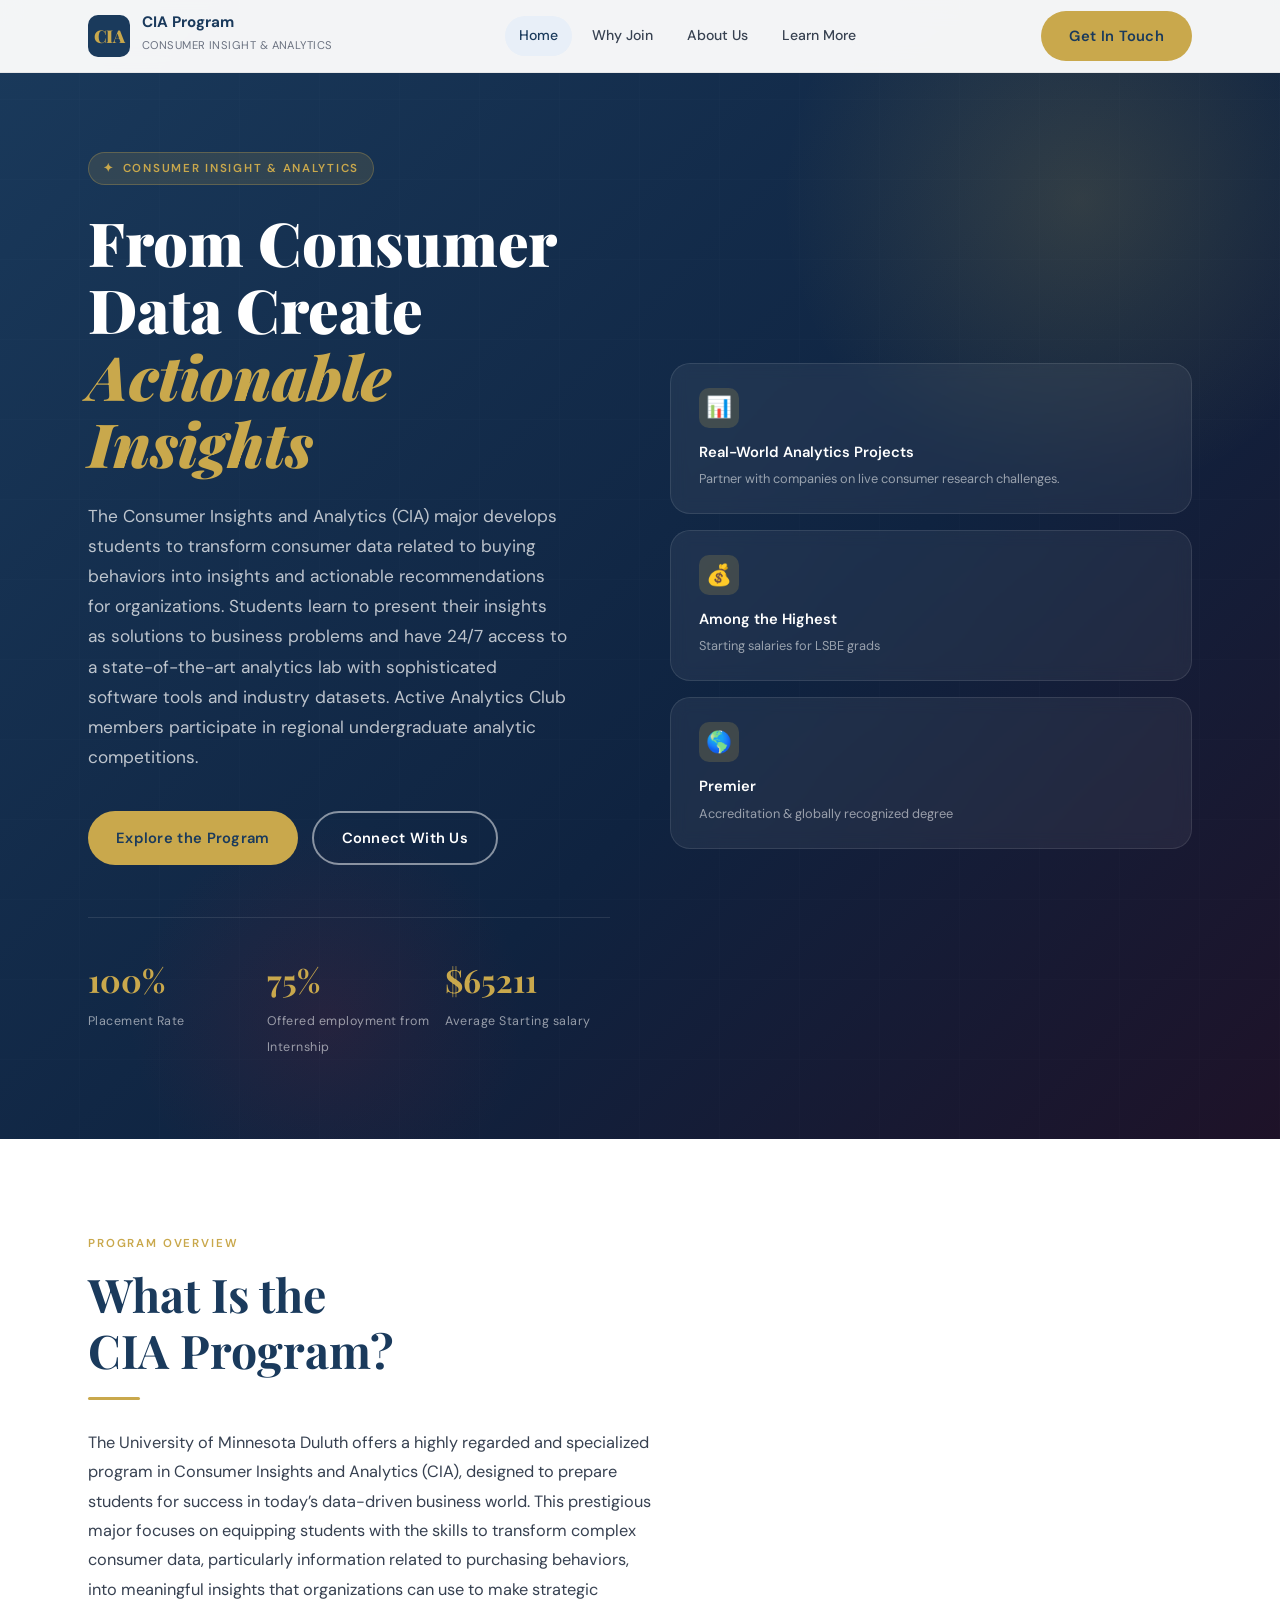
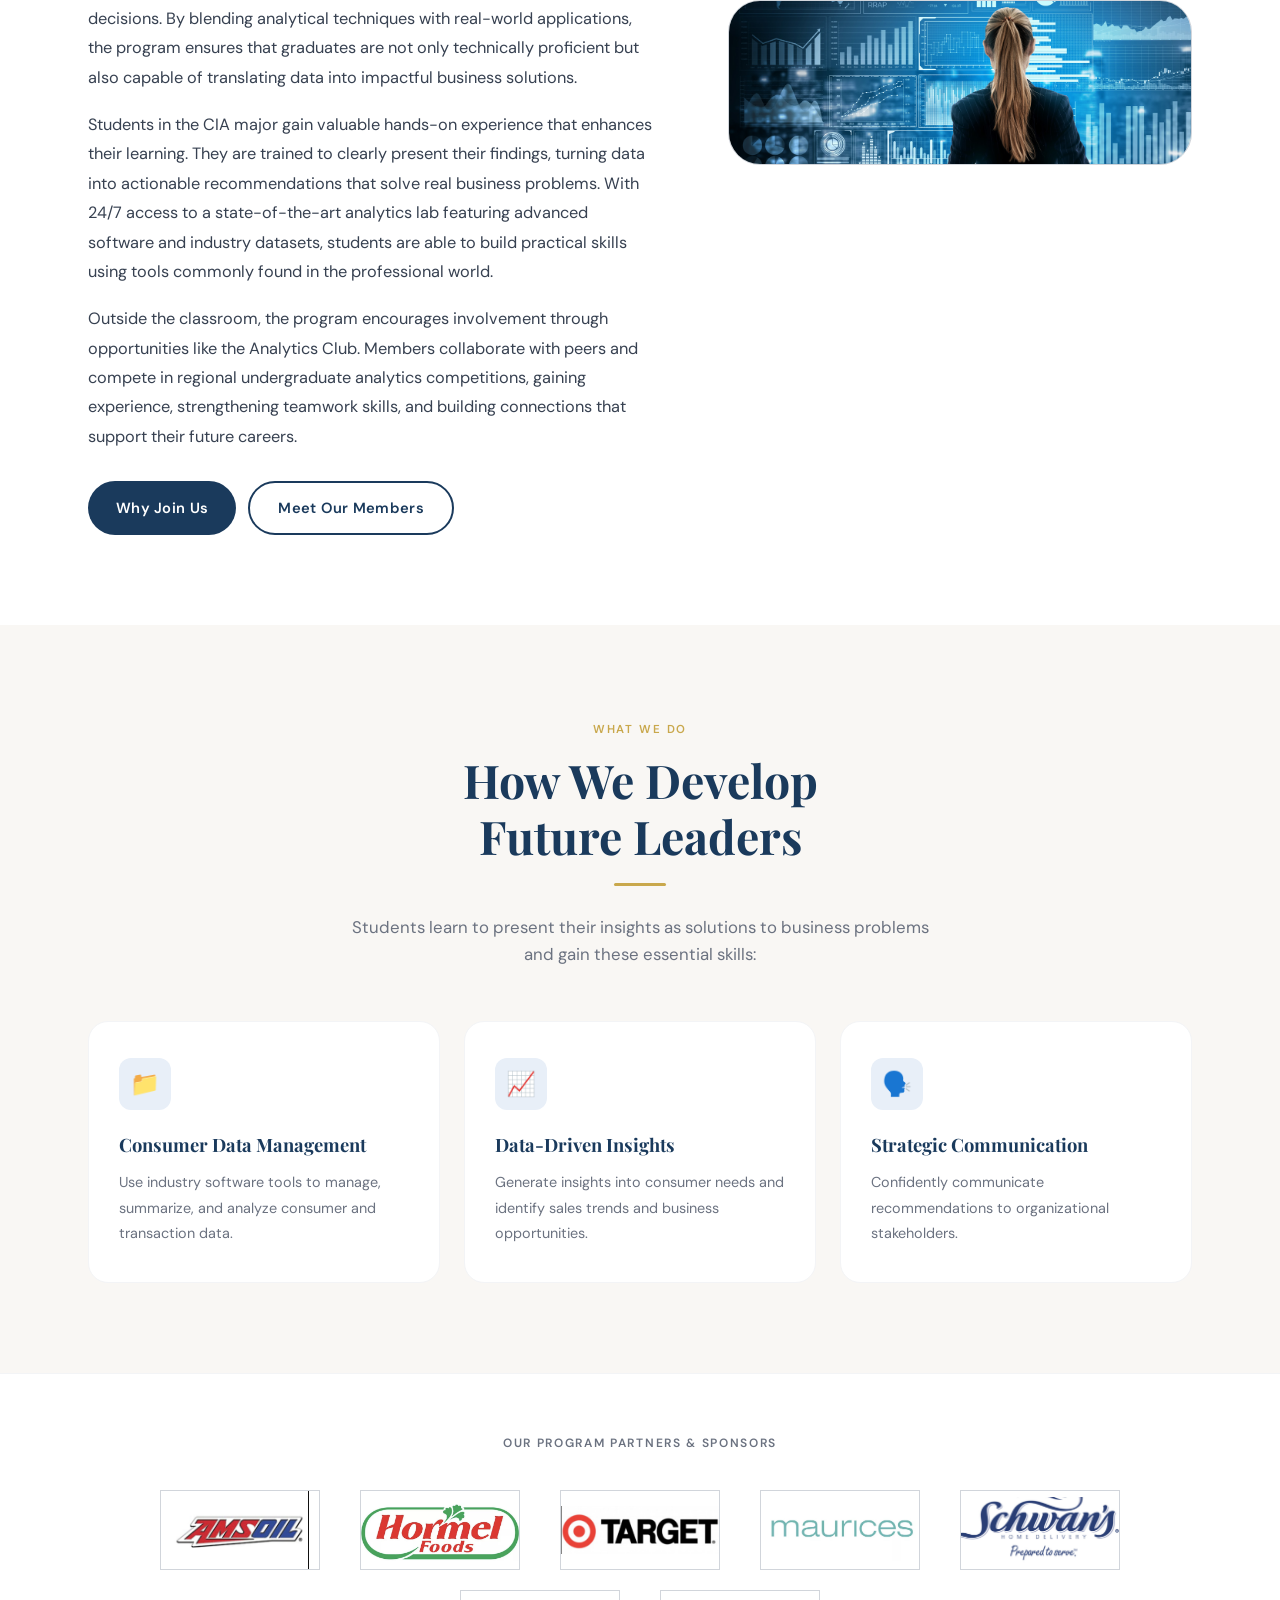
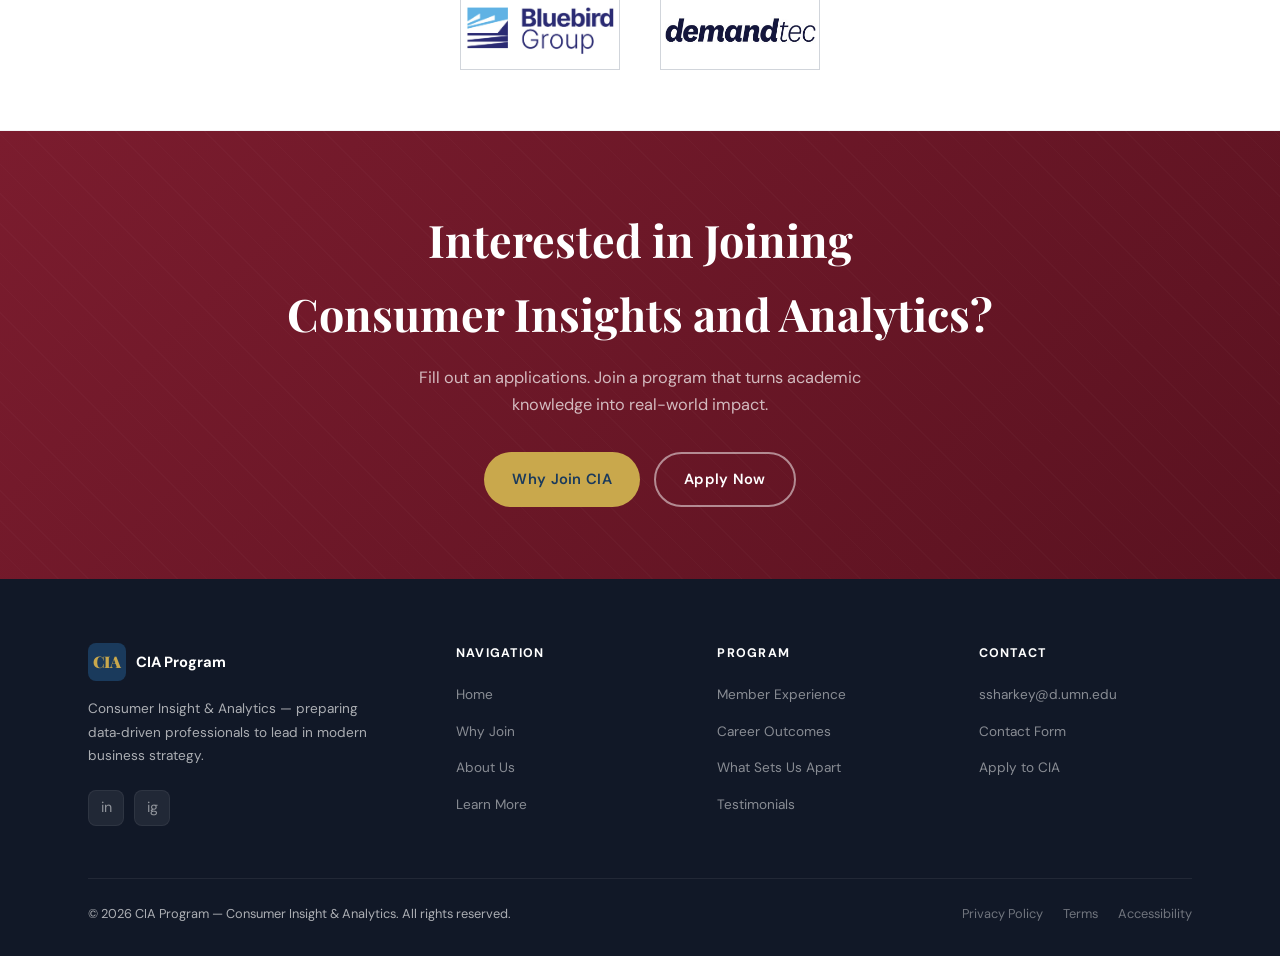
<file: index.html>
<!DOCTYPE html>
<html lang="en">
<head>
  <meta charset="UTF-8" />
  <meta name="viewport" content="width=device-width, initial-scale=1.0" />
  <title>CIA Program — Consumer Insight & Analytics</title>
  <meta name="description" content="The Consumer Insight & Analytics program — where data-driven thinkers launch careers in market research, consumer behavior, and analytics." />
  <link rel="stylesheet" href="styles.css" />
</head>
<body>

  <!-- ==================== NAVBAR ==================== -->
  <nav class="navbar">
    <div class="navbar__inner">
      <a href="index.html" class="navbar__brand">
        <div class="navbar__logo"><span>CIA</span></div>
        <div class="navbar__brand-text">
          <strong>CIA Program</strong>
          <em>Consumer Insight & Analytics</em>
        </div>
      </a>

      <div class="navbar__links">
        <a href="index.html" class="active">Home</a>
        <a href="why-join.html">Why Join</a>
        <a href="about-us.html">About Us</a>
        <a href="learn-more.html">Learn More</a>
      </div>

      <div class="navbar__cta">
        <a href="learn-more.html" class="btn btn--primary">Get In Touch</a>
      </div>

      <button class="navbar__hamburger" aria-label="Open menu">
        <span></span><span></span><span></span>
      </button>
    </div>
  </nav>

  <!-- Mobile Menu -->
  <div class="mobile-menu">
    <button class="mobile-menu__close" aria-label="Close menu">✕</button>
    <nav class="mobile-menu__links">
      <a href="index.html">Home <span class="arrow">→</span></a>
      <a href="why-join.html">Why Join <span class="arrow">→</span></a>
      <a href="about-us.html">About Us <span class="arrow">→</span></a>
      <a href="learn-more.html">Learn More <span class="arrow">→</span></a>
    </nav>
    <a href="learn-more.html" class="btn btn--primary" style="justify-content:center;margin-top:24px;">Get In Touch</a>
  </div>

  <!-- ==================== HERO ==================== -->
  <section class="hero">
    <div class="hero__bg-pattern"></div>
    <div class="hero__glow"></div>
    <div class="hero__glow-2"></div>

    <div class="hero__inner">
      <div class="hero__content">
        <div class="hero__eyebrow anim-fade-in">
          <span>✦</span> Consumer Insight & Analytics
        </div>
        <h1 class="hero__title anim-fade-up delay-1">
          From Consumer Data Create<br>
          <em>Actionable Insights</em>
        </h1>
        <p class="hero__description anim-fade-up delay-2">
          The Consumer Insights and Analytics (CIA) major develops students to transform consumer data related to buying 
          behaviors into insights and actionable recommendations for organizations. Students learn to present their insights 
          as solutions to business problems and have 24/7 access to a state-of-the-art analytics lab with sophisticated software 
          tools and industry datasets. Active Analytics Club members participate in regional undergraduate analytic competitions.
        </p>
        <div class="hero__cta anim-fade-up delay-3">
          <a href="why-join.html" class="btn btn--primary">Explore the Program</a>
          <a href="learn-more.html" class="btn btn--outline">Connect With Us</a>
        </div>

        <div class="hero__stats anim-fade-up delay-4">
          <div>
            <span class="hero__stat-value" data-target="100" data-suffix="%">0%</span>
            <span class="hero__stat-label">Placement Rate</span>
          </div>
          <div>
            <span class="hero__stat-value" data-target="75" data-suffix="%">0+</span>
            <span class="hero__stat-label">Offered employment from Internship</span>
          </div>
          <div>
            <span class="hero__stat-value" data-target="65211" data-prefix="$">0+</span>
            <span class="hero__stat-label">Average Starting salary </span>
          </div>
        </div>
      </div>

      <div class="hero__visual anim-fade-in delay-2">
        <div class="hero__card">
          <div class="hero__card-icon">📊</div>
          <div class="hero__card-title">Real-World Analytics Projects</div>
          <div class="hero__card-desc">Partner with companies on live consumer research challenges.</div>
        </div>
        <div class="hero__card">
          <div class="hero__card-icon">💰</div>
          <div class="hero__card-title">Among the Highest</div>
          <div class="hero__card-desc">Starting salaries for LSBE grads</div>
        </div>
        <div class="hero__card">
          <div class="hero__card-icon">🌎</div>
          <div class="hero__card-title">Premier</div>
          <div class="hero__card-desc">Accreditation & globally recognized degree</div>
        </div>
      </div>
    </div>
  </section>

  <!-- ==================== OVERVIEW ==================== -->
  <section class="section" id="overview">
    <div class="container">
      <div class="overview-grid">
        <div class="overview-content">
          <span class="section-label">Program Overview</span>
          <h2 class="section-title">What Is the<br>CIA Program?</h2>
          <div class="divider-gold"></div>

          <!-- ✏️ EDIT: Add your overview description below -->
          <p>
            The University of Minnesota Duluth offers a highly regarded and specialized program in Consumer 
            Insights and Analytics (CIA), designed to prepare students for success in today’s data-driven business 
            world. This prestigious major focuses on equipping students with the skills
             to transform complex consumer data, particularly information related to purchasing behaviors, into meaningful 
             insights that organizations can use to make strategic decisions. By blending analytical techniques with real-world 
             applications, the program ensures that graduates are not only technically proficient but also capable of translating 
             data into impactful business solutions.
          </p>
          <p>
            Students in the CIA major gain valuable hands-on experience that enhances their learning. They are 
            trained to clearly present their findings, turning data into actionable recommendations that solve real business problems.
             With 24/7 access to a state-of-the-art analytics lab featuring advanced software and industry datasets, students 
             are able to build practical skills using tools commonly found in the professional world.
          </p>
          <p>
            Outside the classroom, the program encourages involvement through opportunities like the Analytics Club. Members collaborate
             with peers and compete in regional undergraduate analytics competitions, gaining experience, strengthening teamwork skills, 
             and building connections that support their future careers.
          </p>
          <!-- ✏️ END EDIT -->

          <div style="display:flex;gap:12px;flex-wrap:wrap;margin-top:30px;">
            <a href="why-join.html" class="btn btn--blue">Why Join Us</a>
            <a href="about-us.html" class="btn btn--outline" style="color:var(--blue);border-color:var(--blue);">Meet Our Members</a>
          </div>
        </div>

       
          <!-- ✏️ EDIT: Replace with a real <img> tag or keep as a placeholder -->
          <div class="overview-visual">
          <img src="pictures/cia_major-mainphoto.jpg" alt="Program photo" class="overview-photo">
          </div>

          <!-- ✏️ EXAMPLE: <img src="images/program-photo.jpg" alt="CIA Program team" style="width:100%;height:100%;object-fit:cover;"> -->
        </div>
      </div>
    </div>
  </section>

  <!-- ==================== WHAT WE DO ==================== -->
  <section class="section section--alt" id="what-we-do">
    <div class="container">
      <div class="text-center">
        <span class="section-label">What We Do</span>
        <h2 class="section-title">How We Develop<br>Future Leaders</h2>
        <div class="divider-gold"></div>
        <p class="section-subtitle">
          Students learn to present their insights as solutions to business problems and gain these essential skills:
        </p>
      </div>

      <div class="what-we-do-grid">

        <!-- ✏️ EDIT: Customize these cards to reflect your program's activities -->
        <div class="wwd-card reveal">
          <div class="wwd-card__icon">📁</div>
          <div class="wwd-card__title">Consumer Data Management</div>
          <p class="wwd-card__desc">Use industry software tools to manage, summarize, and analyze consumer and transaction data.</p>
        </div>

        <div class="wwd-card reveal">
          <div class="wwd-card__icon">📈</div>
          <div class="wwd-card__title">Data-Driven Insights</div>
          <p class="wwd-card__desc">Generate insights into consumer needs and identify sales trends and business opportunities.</p>
        </div>

        <div class="wwd-card reveal">
          <div class="wwd-card__icon">🗣️</div>
          <div class="wwd-card__title">Strategic Communication</div>
          <p class="wwd-card__desc">Confidently communicate recommendations to organizational stakeholders.</p>
        </div>

        
        <!-- ✏️ END EDIT -->

      </div>
    </div>
  </section>

  <!-- ==================== PARTNERS ==================== -->
  <section class="partners-section" id="partners">
  <div class="container">
    <p class="partners-label">Our Program Partners & Sponsors</p>

    <div class="partners-logos">

      <!-- Example: Amsoil logo with link -->
      <a href="https://www.amsoil.com/?srsltid=AfmBOooL5M9HdWwQVq8UnveUp3FbT0_DglrZwzE0ST9IAHPXpHMKC9Gk" target="_blank" class="partner-logo">
        <img src="pictures/amsoil.jpg" alt="Amsoil" >
      </a>

      <!-- Example: Hormel -->
      <a href="https://www.hormelfoods.com" target="_blank" class="partner-logo">
        <img src="pictures/hormel-foods-logo.jpg" alt="Hormel">
      </a>

      <!-- Example: Target -->
      <a href="https://www.target.com" target="_blank" class="partner-logo" >
        <img src="pictures/target-logo.jpg" alt="Target">
      </a>

      <!-- Example: Maurices -->
      <a href="https://www.maurices.com" target="_blank" class="partner-logo" >
        <img src="pictures/maurices-logo.jpg" alt="Maurices" >
      </a>

      <!-- Example: Schwan's -->
      <a href="https://www.schwanscompany.com" target="_blank" class="partner-logo" >
        <img src="pictures/schwans-logo.jpg" alt="Schwan's Food Company" >
      </a>

      <!-- Example: The Bluebird Group -->
      <a href="https://thebluebirdgrp.com" target="_blank" class="partner-logo">
        <img src="pictures/bluebird-logo.jpg" alt="The Bluebird Group">
      </a>

      <!-- Example: IBM DemandTec -->
      <a href="https://www.demandtec.com" target="_blank" class="partner-logo">
        <img src="pictures/demandtec-logo.jpg" alt="IBM DemandTec">
      </a>

    </div>
  </div>
</section>


  <!-- ==================== CTA BANNER ==================== -->
  <div class="cta-banner">
    <div class="container cta-banner__inner">
      <h2 class="cta-banner__title">Interested in Joining<br> Consumer Insights and Analytics?</h2>
      <p class="cta-banner__desc">Fill out an applications. Join a program that turns academic knowledge into real-world impact.</p>
      <div class="cta-banner__buttons">
        <a href="why-join.html" class="btn btn--primary">Why Join CIA</a>
        <a href="learn-more.html" class="btn btn--outline">Apply Now</a>
      </div>
    </div>
  </div>

  <!-- ==================== FOOTER ==================== -->
  <footer>
    <div class="container">
      <div class="footer__grid">
        <div class="footer__brand">
          <div class="footer__brand-logo">
            <div class="footer__logo-box"><span>CIA</span></div>
            <span class="footer__brand-name">CIA Program</span>
          </div>
          <p class="footer__desc">Consumer Insight & Analytics — preparing data‑driven professionals to lead in modern business strategy.</p>
          <div class="footer__social">
            <!-- ✏️ EDIT: Add your real social links -->
            <a href="https://www.linkedin.com/company/umd-lsbe-consumer-insights-analytics-program/" class="footer__social-link" aria-label="LinkedIn">in</a>
            <a href="https://www.instagram.com/umd.cia?igsh=dnlsdWxkMHJjNHl6" class="footer__social-link" aria-label="Instagram">ig</a>
            
          </div>
        </div>

        <div>
          <p class="footer__col-title">Navigation</p>
          <ul class="footer__links">
            <li><a href="index.html">Home</a></li>
            <li><a href="why-join.html">Why Join</a></li>
            <li><a href="about-us.html">About Us</a></li>
            <li><a href="learn-more.html">Learn More</a></li>
          </ul>
        </div>

        <div>
          <p class="footer__col-title">Program</p>
          <ul class="footer__links">
            <li><a href="why-join.html#experience">Member Experience</a></li>
            <li><a href="why-join.html#careers">Career Outcomes</a></li>
            <li><a href="why-join.html#differentiators">What Sets Us Apart</a></li>
            <li><a href="about-us.html#testimonials">Testimonials</a></li>
          </ul>
        </div>

        <div>
          <p class="footer__col-title">Contact</p>
          <ul class="footer__links">
            <!-- ✏️ EDIT: Add your real contact info -->
            <li><a href="mailto:ssharkey@d.umn.edu">ssharkey@d.umn.edu</a></li>
            <li><a href="https://docs.google.com/forms/d/e/1FAIpQLSdGFlZ5Pct2spmpvlr7gshom8lepN28_VdP9M4eAioVBNWOsg/viewform">Contact Form</a></li>
            <li><a href="https://airtable.com/appk1wGoTo8u8Ymv8/shr4JFSOpzt0p0oyA">Apply to CIA</a></li>
            
          </ul>
        </div>
      </div>

      <div class="footer__bottom">
        <p>© <span id="year"></span> CIA Program — Consumer Insight & Analytics. All rights reserved.</p>
        <div class="footer__bottom-links">
          <a href="#">Privacy Policy</a>
          <a href="#">Terms</a>
          <a href="#">Accessibility</a>
        </div>
      </div>
    </div>
  </footer>

  <script src="main.js"></script>
  <script>document.getElementById('year').textContent = new Date().getFullYear();</script>
</body>
</html>
</file>
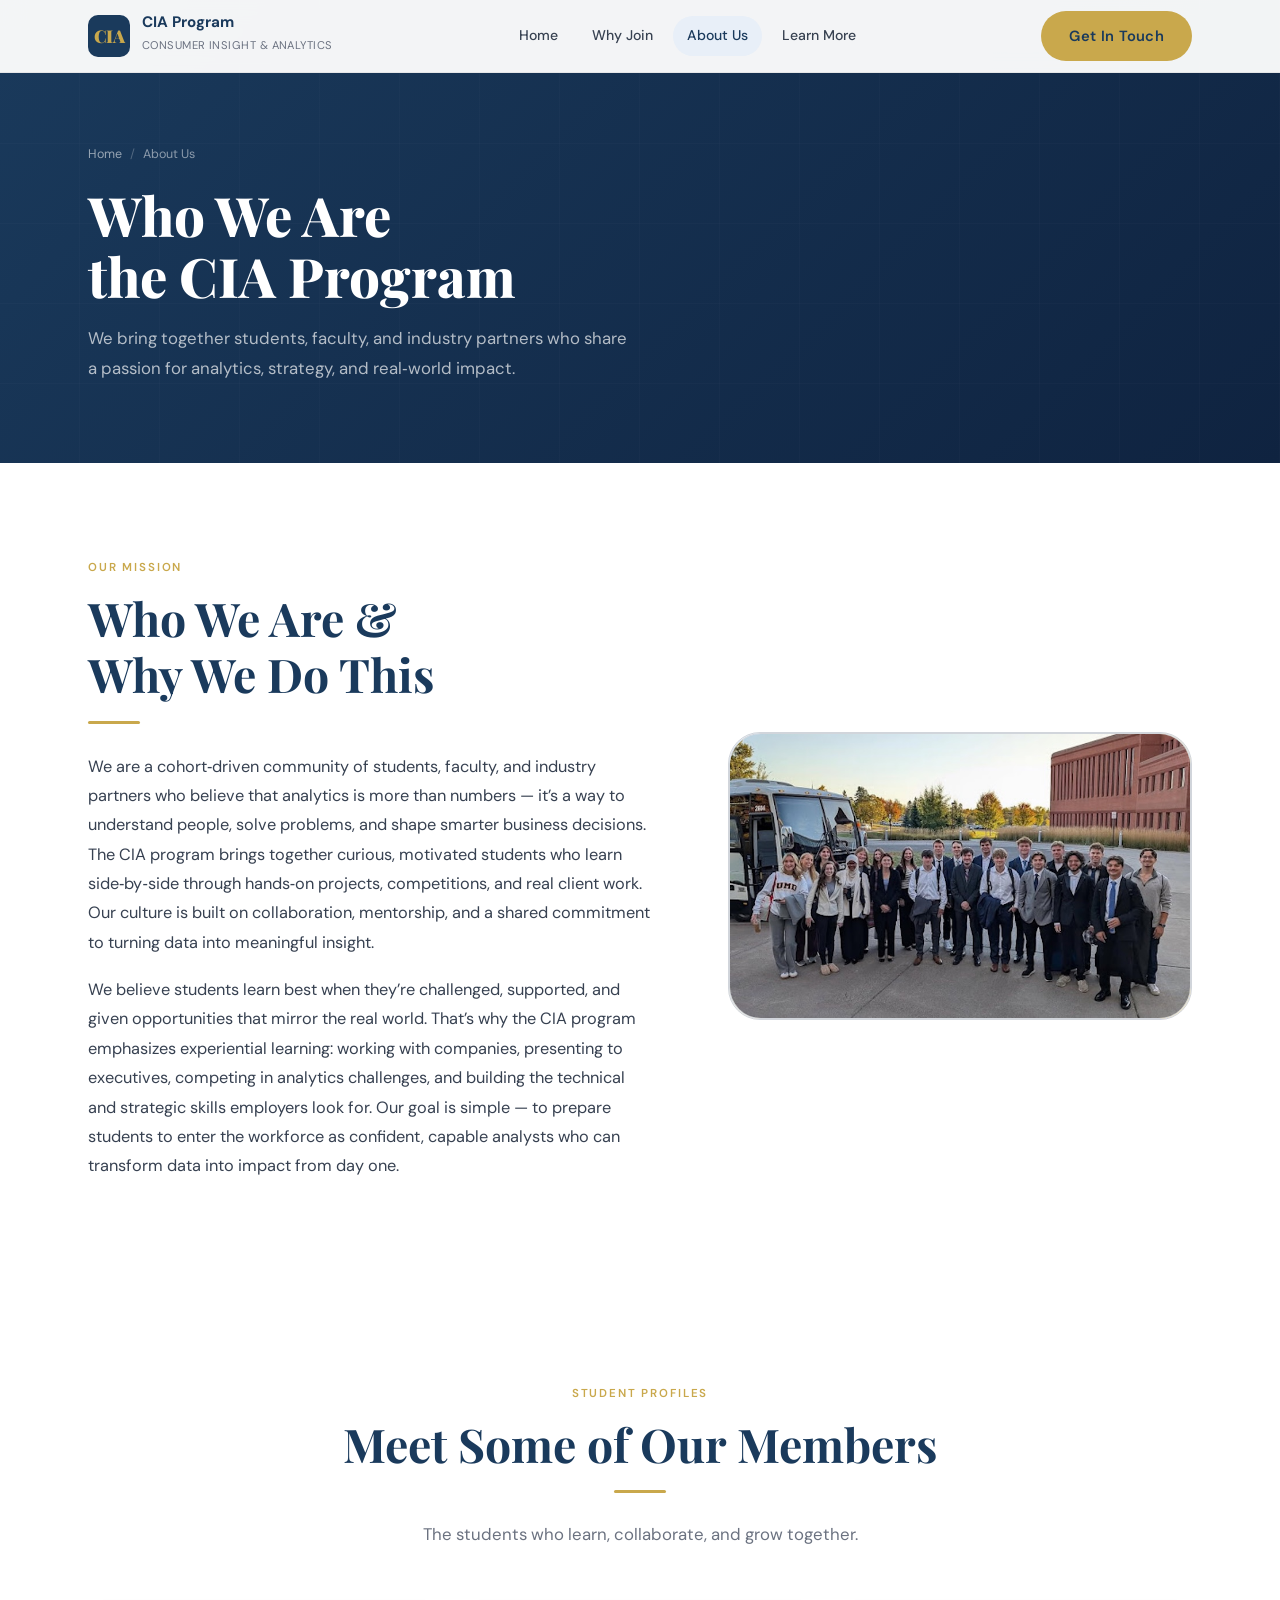
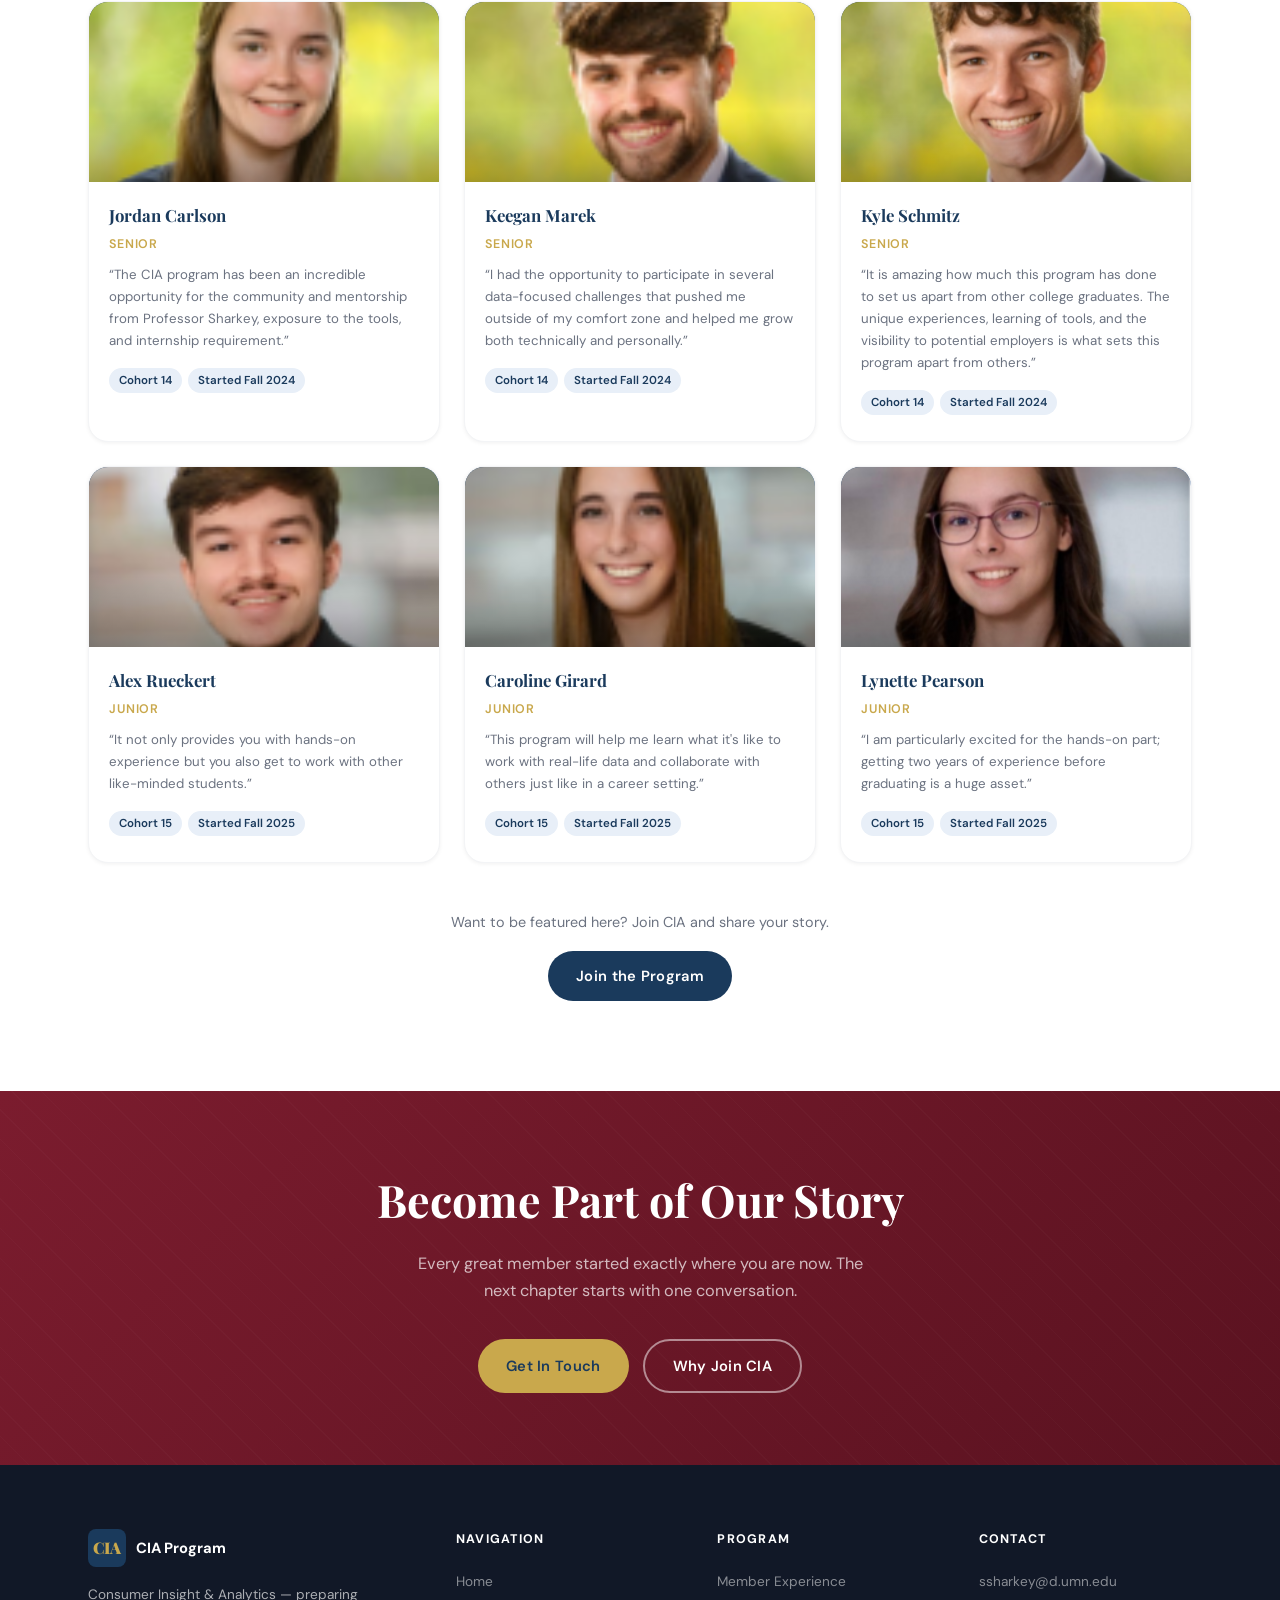
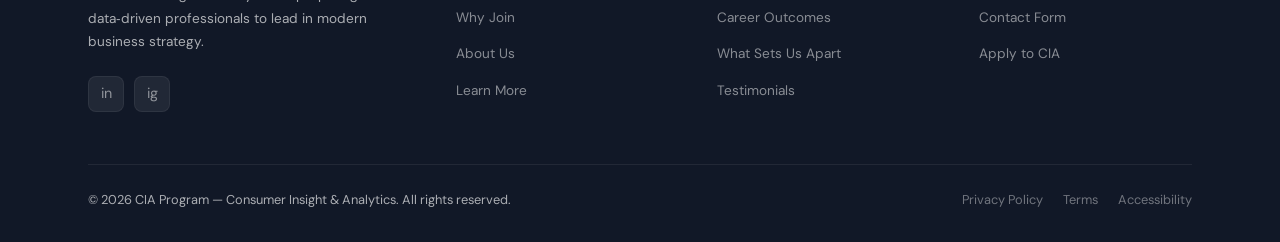
<file: about-us.html>
<!DOCTYPE html>
<html lang="en">
<head>
  <meta charset="UTF-8" />
  <meta name="viewport" content="width=device-width, initial-scale=1.0" />
  <title>About Us — CIA Program</title>
  <meta name="description" content="Meet the people behind the CIA Program — testimonials, student profiles, and the team driving our mission." />
  <link rel="stylesheet" href="styles.css" />
</head>
<body>

  <!-- ==================== NAVBAR ==================== -->
  <nav class="navbar">
    <div class="navbar__inner">
      <a href="index.html" class="navbar__brand">
        <div class="navbar__logo"><span>CIA</span></div>
        <div class="navbar__brand-text">
          <strong>CIA Program</strong>
          <em>Consumer Insight & Analytics</em>
        </div>
      </a>
      <div class="navbar__links">
        <a href="index.html">Home</a>
        <a href="why-join.html">Why Join</a>
        <a href="about-us.html" class="active">About Us</a>
        <a href="learn-more.html">Learn More</a>
      </div>
      <div class="navbar__cta">
        <a href="learn-more.html" class="btn btn--primary">Get In Touch</a>
      </div>
      <button class="navbar__hamburger" aria-label="Open menu">
        <span></span><span></span><span></span>
      </button>
    </div>
  </nav>

  <!-- Mobile Menu -->
  <div class="mobile-menu">
    <button class="mobile-menu__close">✕</button>
    <nav class="mobile-menu__links">
      <a href="index.html">Home <span class="arrow">→</span></a>
      <a href="why-join.html">Why Join <span class="arrow">→</span></a>
      <a href="about-us.html">About Us <span class="arrow">→</span></a>
      <a href="learn-more.html">Learn More <span class="arrow">→</span></a>
    </nav>
    <a href="learn-more.html" class="btn btn--primary" style="justify-content:center;margin-top:24px;">Get In Touch</a>
  </div>

  <!-- ==================== PAGE HERO ==================== -->
  <section class="page-hero">
    <div class="page-hero__bg"></div>
    <div class="container page-hero__content">
      <div class="page-hero__breadcrumb">
        <a href="index.html">Home</a>
        <span class="sep">/</span>
        <span>About Us</span>
      </div>
      <h1 class="page-hero__title anim-fade-up">Who We Are <br>the CIA Program</h1>
      <p class="page-hero__subtitle anim-fade-up delay-2">
        We bring together students, faculty, and industry partners who share a passion for analytics, strategy, and real‑world impact.
      </p>
    </div>
  </section>

  <!-- ==================== MISSION ==================== -->
  <section class="section">
    <div class="container">
      <div class="overview-grid">
        <div class="overview-content">
          <span class="section-label">Our Mission</span>
          <h2 class="section-title">Who We Are &<br>Why We Do This</h2>
          <div class="divider-gold"></div>

          <!-- ✏️ EDIT: Add your organization's mission/origin story -->
          <p>
            We are a cohort‑driven community of students, faculty, and industry partners who believe that analytics is more than numbers
             — it’s a way to understand people, solve problems, and shape smarter business decisions. The CIA program brings together curious,
              motivated students who learn side‑by‑side through hands‑on projects, competitions, and real client work. Our culture is built on 
              collaboration, mentorship, and a shared commitment to turning data into meaningful insight.
          </p>
          <p>
            We believe students learn best when they’re challenged, supported, and given opportunities that mirror the real world. That’s why 
            the CIA program emphasizes experiential learning: working with companies, presenting to executives, competing in analytics challenges,
             and building the technical and strategic skills employers look for. Our goal is simple — to prepare students to enter the workforce as
              confident, capable analysts who can transform data into impact from day one.
          </p>
         
          <!-- ✏️ END EDIT -->
        </div>

        <div class="overview-visual reveal">
          <!-- ✏️ EDIT: Replace with a real team photo -->
          <div class="overview-visual">
            <img src="pictures/cia-group-photo-1.jpg" alt="Team photo" class="overview-photo">
    
          </div>
        </div>
      </div>
    </div>
  </section>

  

  <!-- ==================== STUDENT PROFILES ==================== -->
  <!-- ==================== STUDENT PROFILES ==================== -->
<section class="section" id="profiles">
  <div class="container">
    <div class="text-center">
      <span class="section-label">Student Profiles</span>
      <h2 class="section-title">Meet Some of Our Members</h2>
      <div class="divider-gold"></div>
      <p class="section-subtitle">
        The students who learn, collaborate, and grow together.
      </p>
    </div>

    <!-- ⭐ WRAPPER ADDED HERE -->
    <div class="profile-grid">

      <div class="profile-card reveal">
        <div class="profile-card__img">
          <img src="pictures/jordan-carlson.png" alt="Jordan Carlson">
        </div>
        <div class="profile-card__body">
          <div class="profile-card__name">Jordan Carlson</div>
          <div class="profile-card__role">Senior</div>
          <p class="profile-card__bio">“The CIA program has been an incredible opportunity for 
            the community and mentorship from Professor Sharkey, exposure to the tools, and internship requirement.”</p>
          <span class="profile-tag">Cohort 14</span>
          <span class="profile-tag">Started Fall 2024</span>
        </div>
      </div>

      <div class="profile-card reveal">
        <div class="profile-card__img">
          <img src="pictures/keegan-marek.png" alt="Keegan Marek">
        </div>
        <div class="profile-card__body">
          <div class="profile-card__name">Keegan Marek</div>
          <div class="profile-card__role">Senior</div>
          <p class="profile-card__bio">“I had the opportunity to participate in several data-focused challenges that pushed me outside of my comfort zone 
            and helped me grow both technically and personally.”</p>
          <span class="profile-tag">Cohort 14</span>
          <span class="profile-tag">Started Fall 2024</span>
        </div>
      </div>

      <div class="profile-card reveal">
        <div class="profile-card__img">
          <img src="pictures/kyle-schmitz.png" alt="Kyle Schmitz">
        </div>
        <div class="profile-card__body">
          <div class="profile-card__name">Kyle Schmitz</div>
          <div class="profile-card__role">Senior</div>
          <p class="profile-card__bio">“It is amazing how much this program has done to set us apart from other college graduates. The unique experiences, 
            learning of tools, and the visibility to potential employers is what sets this program apart from others.”</p>
          <span class="profile-tag">Cohort 14</span>
          <span class="profile-tag">Started Fall 2024</span>
        </div>
      </div>

      <div class="profile-card reveal">
        <div class="profile-card__img">
          <img src="pictures/alex-rueckert.png" alt="Alex Rueckert">
        </div>
        <div class="profile-card__body">
          <div class="profile-card__name">Alex Rueckert</div>
          <div class="profile-card__role">Junior</div>
          <p class="profile-card__bio">“It not only provides you with hands-on experience but you also get to work with other like-minded students.”</p>
          <span class="profile-tag">Cohort 15</span>
          <span class="profile-tag">Started Fall 2025</span>
        </div>
      </div>

      <div class="profile-card reveal">
        <div class="profile-card__img">
          <img src="pictures/caroline-girard.png" alt="Caroline Girard">
        </div>
        <div class="profile-card__body">
          <div class="profile-card__name">Caroline Girard</div>
          <div class="profile-card__role">Junior</div>
          <p class="profile-card__bio">“This program will help me learn what it's like to work with real-life data and collaborate with others just like in a career setting.”</p>
          <span class="profile-tag">Cohort 15</span>
          <span class="profile-tag">Started Fall 2025</span>
        </div>
      </div>

      <div class="profile-card reveal">
        <div class="profile-card__img">
          <img src="pictures/lynette-pearson.png" alt="Lynette Pearson">
        </div>
        <div class="profile-card__body">
          <div class="profile-card__name">Lynette Pearson</div>
          <div class="profile-card__role">Junior</div>
          <p class="profile-card__bio">“I am particularly excited for the hands-on part; getting two years of experience before graduating is a huge asset.”</p>
          <span class="profile-tag">Cohort 15</span>
          <span class="profile-tag">Started Fall 2025</span>
        </div>
      </div>



    </div>
    <!-- ⭐ WRAPPER ENDS HERE -->

    <!-- Add more profiles CTA -->
    <div style="text-align:center;margin-top:48px;">
      <p style="color:var(--gray-500);font-size:0.9rem;margin-bottom:16px;">Want to be featured here? Join CIA and share your story.</p>
      <a href="learn-more.html" class="btn btn--blue">Join the Program</a>
    </div>
  </div>
</section>


  <!-- ==================== CTA ==================== -->
  <div class="cta-banner">
    <div class="container cta-banner__inner">
      <h2 class="cta-banner__title">Become Part of Our Story</h2>
      <p class="cta-banner__desc">Every great member started exactly where you are now. The next chapter starts with one conversation.</p>
      <div class="cta-banner__buttons">
        <a href="learn-more.html" class="btn btn--primary">Get In Touch</a>
        <a href="why-join.html" class="btn btn--outline">Why Join CIA</a>
      </div>
    </div>
  </div>

  <!-- ==================== FOOTER ==================== -->
 <footer>
    <div class="container">
      <div class="footer__grid">
        <div class="footer__brand">
          <div class="footer__brand-logo">
            <div class="footer__logo-box"><span>CIA</span></div>
            <span class="footer__brand-name">CIA Program</span>
          </div>
          <p class="footer__desc">Consumer Insight & Analytics — preparing data‑driven professionals to lead in modern business strategy.</p>
          <div class="footer__social">
            <!-- ✏️ EDIT: Add your real social links -->
            <a href="https://www.linkedin.com/company/umd-lsbe-consumer-insights-analytics-program/" class="footer__social-link" aria-label="LinkedIn">in</a>
            <a href="https://www.instagram.com/umd.cia?igsh=dnlsdWxkMHJjNHl6" class="footer__social-link" aria-label="Instagram">ig</a>
            
          </div>
        </div>

        <div>
          <p class="footer__col-title">Navigation</p>
          <ul class="footer__links">
            <li><a href="index.html">Home</a></li>
            <li><a href="why-join.html">Why Join</a></li>
            <li><a href="about-us.html">About Us</a></li>
            <li><a href="learn-more.html">Learn More</a></li>
          </ul>
        </div>

        <div>
          <p class="footer__col-title">Program</p>
          <ul class="footer__links">
            <li><a href="why-join.html#experience">Member Experience</a></li>
            <li><a href="why-join.html#careers">Career Outcomes</a></li>
            <li><a href="why-join.html#differentiators">What Sets Us Apart</a></li>
            <li><a href="about-us.html#testimonials">Testimonials</a></li>
          </ul>
        </div>

        <div>
          <p class="footer__col-title">Contact</p>
          <ul class="footer__links">
            <!-- ✏️ EDIT: Add your real contact info -->
            <li><a href="mailto:ssharkey@d.umn.edu">ssharkey@d.umn.edu</a></li>
            <li><a href="https://docs.google.com/forms/d/e/1FAIpQLSdGFlZ5Pct2spmpvlr7gshom8lepN28_VdP9M4eAioVBNWOsg/viewform">Contact Form</a></li>
            <li><a href="https://airtable.com/appk1wGoTo8u8Ymv8/shr4JFSOpzt0p0oyA">Apply to CIA</a></li>
            
          </ul>
        </div>
      </div>

      <div class="footer__bottom">
        <p>© <span id="year"></span> CIA Program — Consumer Insight & Analytics. All rights reserved.</p>
        <div class="footer__bottom-links">
          <a href="#">Privacy Policy</a>
          <a href="#">Terms</a>
          <a href="#">Accessibility</a>
        </div>
      </div>
    </div>
  </footer>

  <script src="main.js"></script>
  <script>document.getElementById('year').textContent = new Date().getFullYear();</script>
</body>
</html>
</file>
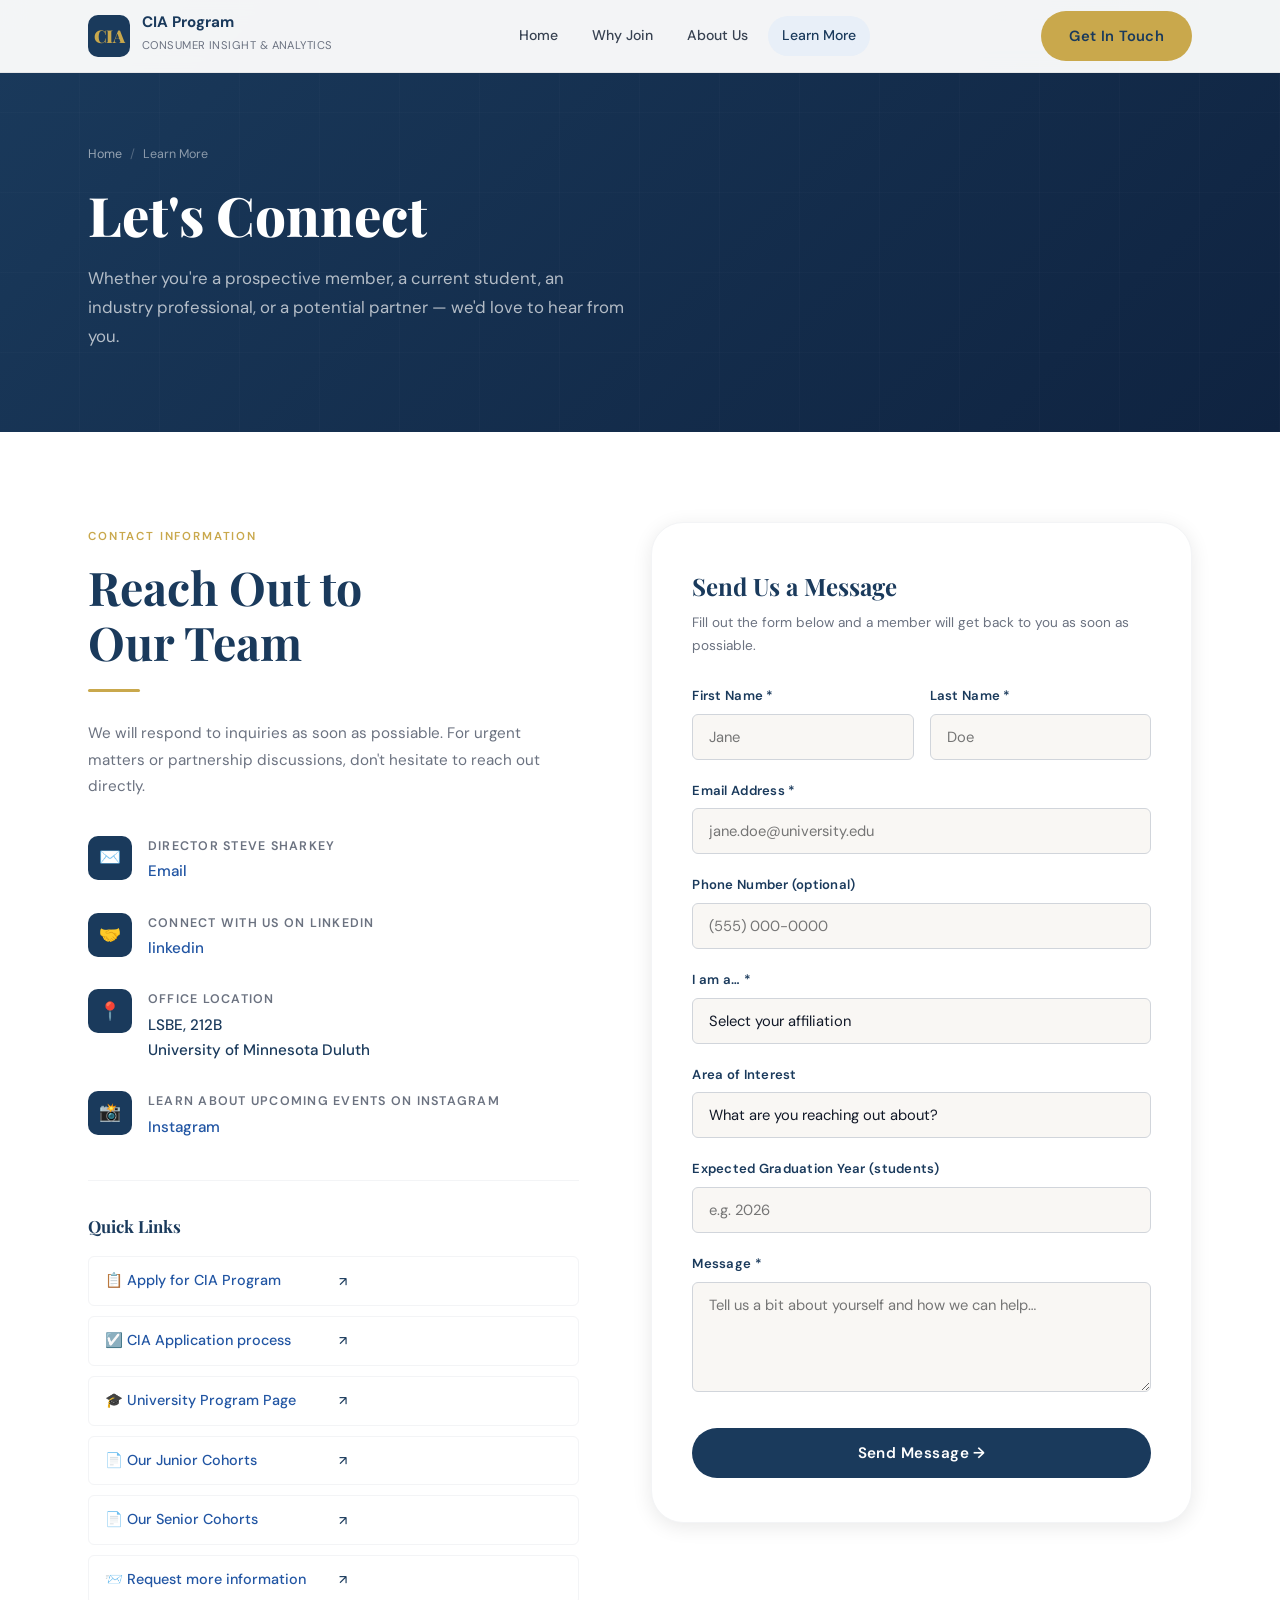
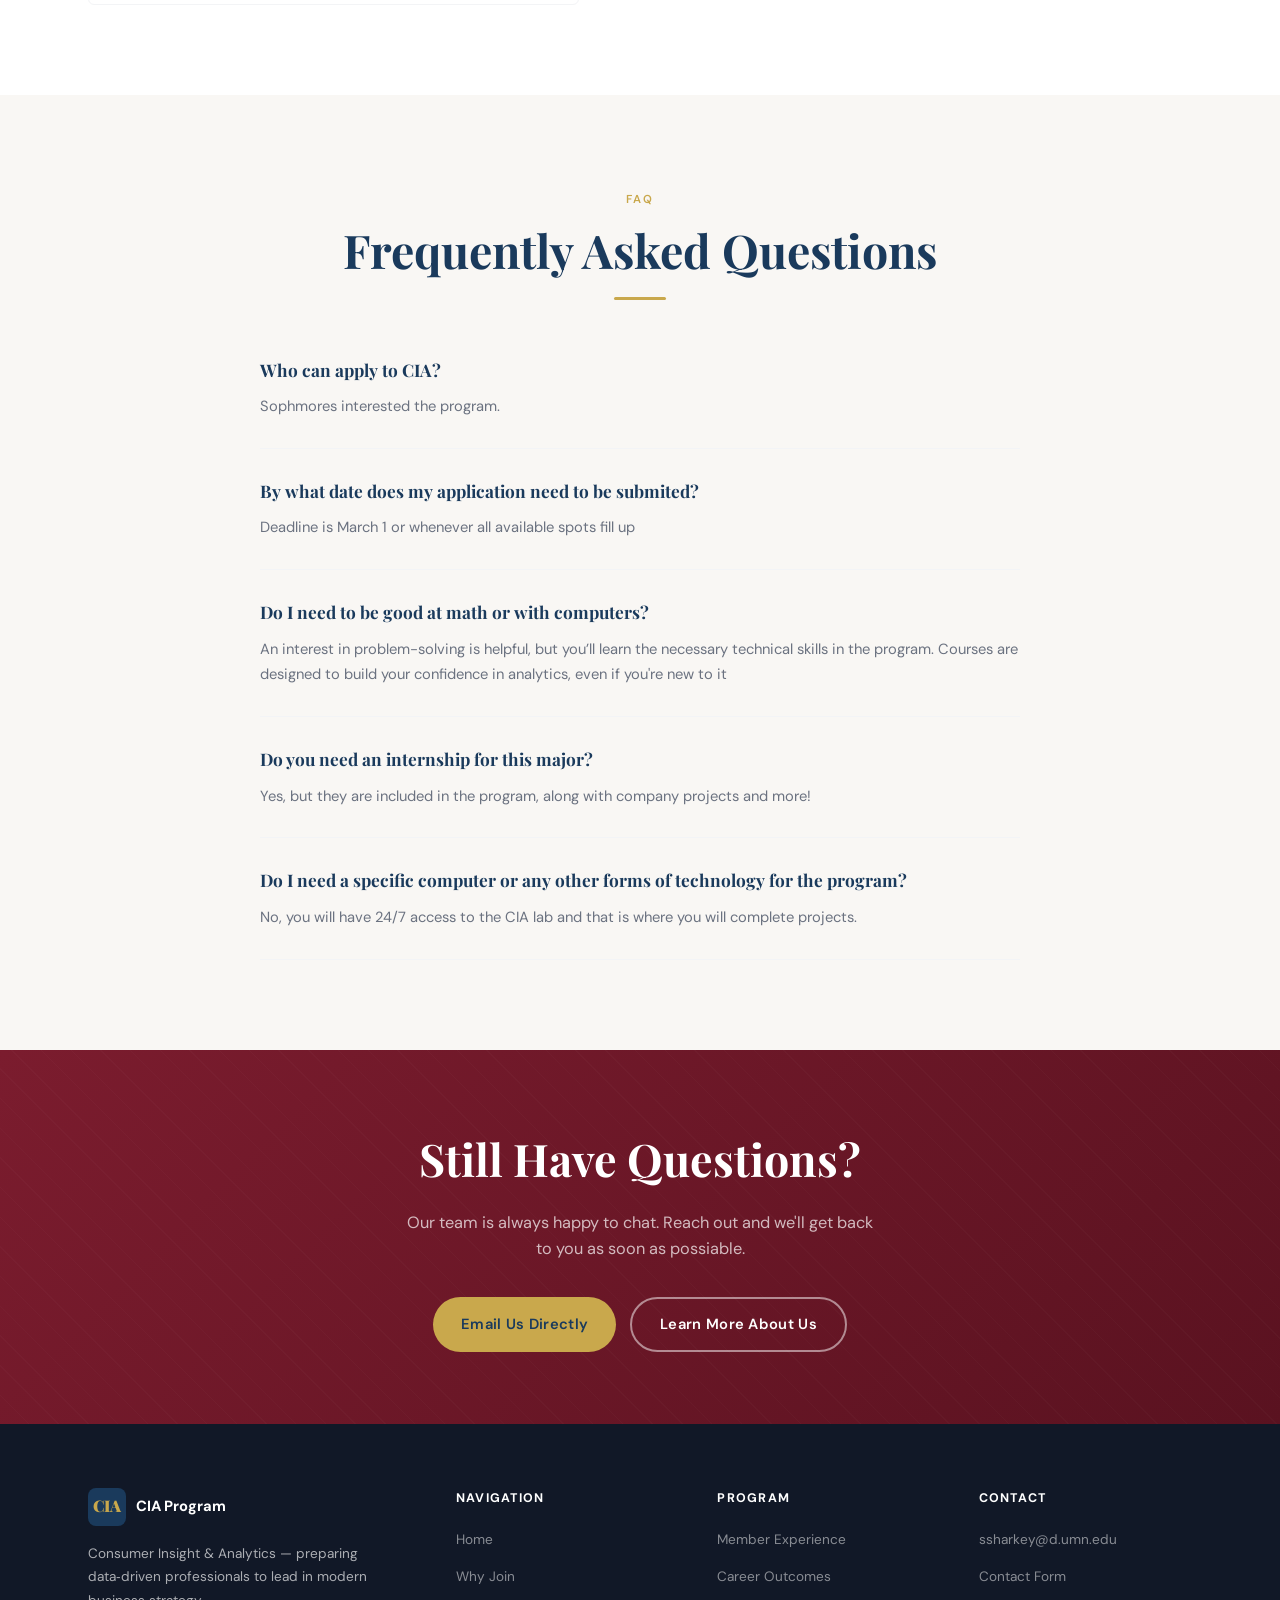
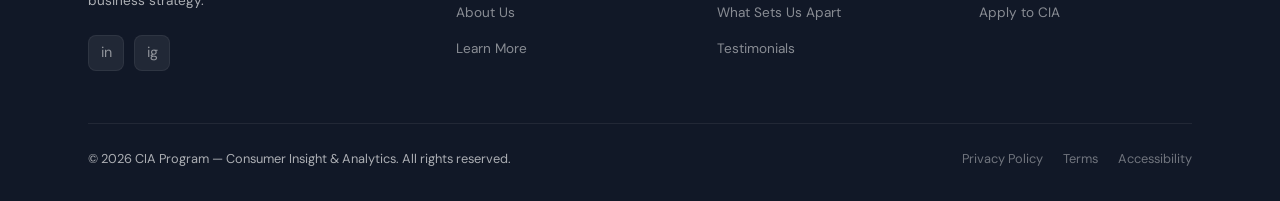
<file: learn-more.html>
<!DOCTYPE html>
<html lang="en">
<head>
  <meta charset="UTF-8" />
  <meta name="viewport" content="width=device-width, initial-scale=1.0" />
  <title>Learn More & Contact — CIA Program</title>
  <meta name="description" content="Get in touch with the CIA Program — connect with our team, apply for membership, or explore partnership opportunities." />
  <link rel="stylesheet" href="styles.css" />
</head>
<body>

  <!-- ==================== NAVBAR ==================== -->
  <nav class="navbar">
    <div class="navbar__inner">
      <a href="index.html" class="navbar__brand">
        <div class="navbar__logo"><span>CIA</span></div>
        <div class="navbar__brand-text">
          <strong>CIA Program</strong>
          <em>Consumer Insight & Analytics</em>
        </div>
      </a>
      <div class="navbar__links">
        <a href="index.html">Home</a>
        <a href="why-join.html">Why Join</a>
        <a href="about-us.html">About Us</a>
        <a href="learn-more.html" class="active">Learn More</a>
      </div>
      <div class="navbar__cta">
        <a href="learn-more.html" class="btn btn--primary">Get In Touch</a>
      </div>
      <button class="navbar__hamburger" aria-label="Open menu">
        <span></span><span></span><span></span>
      </button>
    </div>
  </nav>

  <!-- Mobile Menu -->
  <div class="mobile-menu">
    <button class="mobile-menu__close">✕</button>
    <nav class="mobile-menu__links">
      <a href="index.html">Home <span class="arrow">→</span></a>
      <a href="why-join.html">Why Join <span class="arrow">→</span></a>
      <a href="about-us.html">About Us <span class="arrow">→</span></a>
      <a href="learn-more.html">Learn More <span class="arrow">→</span></a>
    </nav>
    <a href="learn-more.html" class="btn btn--primary" style="justify-content:center;margin-top:24px;">Get In Touch</a>
  </div>

  <!-- ==================== PAGE HERO ==================== -->
  <section class="page-hero">
    <div class="page-hero__bg"></div>
    <div class="container page-hero__content">
      <div class="page-hero__breadcrumb">
        <a href="index.html">Home</a>
        <span class="sep">/</span>
        <span>Learn More</span>
      </div>
      <h1 class="page-hero__title anim-fade-up">Let's Connect</h1>
      <p class="page-hero__subtitle anim-fade-up delay-2">
        Whether you're a prospective member, a current student, an industry professional, or a potential partner — we'd love to hear from you.
      </p>
    </div>
  </section>

  <!-- ==================== CONTACT SECTION ==================== -->
  <section class="section" id="contact">
    <div class="container">
      <div class="contact-grid">

        <!-- LEFT: Info + Links -->
        <div>
          <span class="section-label">Contact Information</span>
          <h2 class="section-title" style="margin-bottom:10px;">Reach Out to<br>Our Team</h2>
          <div class="divider-gold"></div>
          <p style="color:var(--gray-500);font-size:0.95rem;margin-bottom:36px;line-height:1.75;">
            We will respond to inquiries as soon as possiable. For urgent matters or partnership discussions, don't hesitate to reach out directly.
          </p>

          <!-- ✏️ EDIT: Update all contact info below -->
          <div class="contact-info__item">
            <div class="contact-info__icon">✉️</div>
            <div>
              <div class="contact-info__label">Director Steve Sharkey</div>
              <div class="contact-info__value">
                <a href="mailto:ssharkey@d.umn.edu">Email</a>
              </div>
            </div>
          </div>

          <div class="contact-info__item">
            <div class="contact-info__icon">🤝</div>
            <div>
              <div class="contact-info__label">Connect with us on linkedin</div>
              <div class="contact-info__value">
                <a href="https://www.linkedin.com/company/umd-lsbe-consumer-insights-analytics-program/posts/?feedView=all">linkedin</a>
              </div>
            </div>
          </div>

          <div class="contact-info__item">
            <div class="contact-info__icon">📍</div>
            <div>
              <div class="contact-info__label">Office Location</div>
              <div class="contact-info__value">
                LSBE, 212B<br>
                University of Minnesota Duluth
              </div>
            </div>
          </div>

          <div class="contact-info__item">
            <div class="contact-info__icon">📸</div>
            <div>
              <div class="contact-info__label">Learn about Upcoming events on Instagram</div>
              <div class="contact-info__value">
                 <a href="https://www.instagram.com/umd.cia?igsh=dnlsdWxkMHJjNHl6">Instagram</a>
                
              </div>
            </div>
          </div>
          <!-- ✏️ END EDIT -->

          <!-- Quick Links -->
          <div class="links-section">
            <h3>Quick Links</h3>
            <div class="quick-links">

              <!-- ✏️ EDIT: Update links with real URLs -->
              <a href="https://airtable.com/appk1wGoTo8u8Ymv8/shr4JFSOpzt0p0oyA" class="quick-link" target="_blank" rel="noopener">
                <span>📋 Apply for CIA Program</span>
                <span class="arrow">↗</span>
              </a>
              <a href="https://docs.google.com/document/d/1649XBhxvyavj00Pm1nuAH5OIN0EuiztF5Agzj1IpoXo/edit?tab=t.0" class="quick-link" target="_blank" rel="noopener">
                <span>☑️ CIA Application process</span>
                <span class="arrow">↗</span>
              </a>
              
              <a href="https://lsbe.d.umn.edu/cia" class="quick-link" target="_blank" rel="noopener">
                <span>🎓 University Program Page</span>
                <span class="arrow">↗</span>
              </a>
              <a href="https://drive.google.com/file/d/1o6DlhgUsBBI4bcFYGBSG9RdIMAvXGnyH/view" class="quick-link" target="_blank" rel="noopener">
                <span>📄 Our Junior Cohorts</span>
                <span class="arrow">↗</span>
              </a>
              <a href="https://drive.google.com/file/d/1K_zgP0g1lOPr84l3Dh9V04YYyOuA1qgw/view" class="quick-link" target="_blank" rel="noopener">
                <span>📄  Our Senior Cohorts</span>
                <span class="arrow">↗</span>
              </a>
              <a href="https://docs.google.com/forms/d/e/1FAIpQLSdGFlZ5Pct2spmpvlr7gshom8lepN28_VdP9M4eAioVBNWOsg/viewform" class="quick-link" target="_blank" rel="noopener">
                <span>📨  Request more information</span>
                <span class="arrow">↗</span>
              </a>
              <!-- ✏️ END EDIT -->

            </div>
          </div>
        </div>

        <!-- RIGHT: Contact Form -->
        <div>
          <div class="contact-form">
            <h3 style="font-family:var(--font-display);font-size:1.5rem;font-weight:700;color:var(--blue);margin-bottom:6px;">
              Send Us a Message
            </h3>
            <p style="font-size:0.85rem;color:var(--gray-500);margin-bottom:28px;">
              Fill out the form below and a member will get back to you as soon as possiable. 
            </p>
              <!----updated email sending-->
            <form id="contactForm" action="https://formspree.io/f/mwvaklra" method="POST">

              <div class="form-row">
                <div class="form-group">
                  <label for="firstName">First Name *</label>
                  <input type="text" id="firstName" name="firstName" placeholder="Jane" required />
                </div>
                <div class="form-group">
                  <label for="lastName">Last Name *</label>
                  <input type="text" id="lastName" name="lastName" placeholder="Doe" required />
                </div>
              </div>

              <div class="form-group">
                <label for="email">Email Address *</label>
                <input type="email" id="email" name="email" placeholder="jane.doe@university.edu" required />
              </div>

              <div class="form-group">
                <label for="phone">Phone Number (optional)</label>
                <input type="tel" id="phone" name="phone" placeholder="(555) 000-0000" />
              </div>

              <div class="form-group">
                <label for="affiliation">I am a… *</label>
                <select id="affiliation" name="affiliation" required>
                  <option value="" disabled selected>Select your affiliation</option>
                  <option value="prospective-student">Prospective Member / Student</option>
                  <option value="current-student">Current CIA Member</option>
                  <option value="alumni">CIA Alumni</option>
                  <option value="industry-professional">Industry Professional</option>
                  <option value="recruiter">Recruiter / Hiring Manager</option>
                  <option value="partner">Potential Partner Company</option>
                  <option value="faculty">Faculty / Academic</option>
                  <option value="other">Other</option>
                </select>
              </div>

              <div class="form-group">
                <label for="interest">Area of Interest</label>
                <select id="interest" name="interest">
                  <option value="" disabled selected>What are you reaching out about?</option>
                  <option value="membership"> Joining CIA</option>
                  <option value="partnership">Partnership</option>
                  <option value="recruiting">Recruiting CIA Members</option>
                  <option value="speaking">Donating</option>
                  <option value="projects">Consulting Project Opportunity</option>
                  <option value="general">General Information</option>
                  <option value="other">Other</option>
                </select>
              </div>

              <!-- ✏️ OPTIONAL: Add a graduation year field for students -->
              <div class="form-group">
                <label for="gradYear">Expected Graduation Year (students)</label>
                <input type="text" id="gradYear" name="gradYear" placeholder="e.g. 2026" maxlength="4" />
              </div>

              <div class="form-group">
                <label for="message">Message *</label>
                <textarea id="message" name="message" placeholder="Tell us a bit about yourself and how we can help…" required></textarea>
              </div>

               <input type="hidden" name="_subject" value="New CIA Website Contact Form Submission">
                <input type="hidden" name="_captcha" value="false">

              

              <button type="submit" class="btn btn--blue form-submit">Send Message →</button>

            </form>
          </div>
        </div>

      </div>
    </div>
  </section>

  <!-- ==================== FAQ ==================== -->
  <section class="section section--alt" id="faq">
    <div class="container">
      <div class="text-center">
        <span class="section-label">FAQ</span>
        <h2 class="section-title">Frequently Asked Questions</h2>
        <div class="divider-gold"></div>
      </div>

      <div style="max-width:760px;margin:0 auto;">

        <!-- ✏️ EDIT: Update FAQs to reflect your program's actual policies/details -->
        <div class="faq-item reveal" style="border-bottom:1px solid var(--gray-100);padding:28px 0;">
          <h3 style="font-family:var(--font-display);font-size:1.08rem;font-weight:700;color:var(--blue);margin-bottom:10px;">
            Who can apply to CIA?
          </h3>
          <p style="color:var(--gray-500);font-size:0.92rem;line-height:1.75;">
            Sophmores interested the program.
          </p>
        </div>

        <div class="faq-item reveal" style="border-bottom:1px solid var(--gray-100);padding:28px 0;">
          <h3 style="font-family:var(--font-display);font-size:1.08rem;font-weight:700;color:var(--blue);margin-bottom:10px;">
            By what date does my application need to be submited?
          </h3>
          <p style="color:var(--gray-500);font-size:0.92rem;line-height:1.75;">
            Deadline is March 1 or whenever all available spots fill up
          </p>
        </div>

        <div class="faq-item reveal" style="border-bottom:1px solid var(--gray-100);padding:28px 0;">
          <h3 style="font-family:var(--font-display);font-size:1.08rem;font-weight:700;color:var(--blue);margin-bottom:10px;">
            Do I need  to be good at math or with computers?

          </h3>
          <p style="color:var(--gray-500);font-size:0.92rem;line-height:1.75;">
            An interest in problem-solving is helpful, but you’ll learn the necessary technical skills in the program. Courses are designed to build your 
            confidence in analytics, even if you're new to it
          </p>
        </div>

        <div class="faq-item reveal" style="border-bottom:1px solid var(--gray-100);padding:28px 0;">
          <h3 style="font-family:var(--font-display);font-size:1.08rem;font-weight:700;color:var(--blue);margin-bottom:10px;">
            Do you need an internship for this major?

          </h3>
          <p style="color:var(--gray-500);font-size:0.92rem;line-height:1.75;">
            Yes, but they are included in the program, along with company projects and more!
          </p>
        </div>

        <div class="faq-item reveal" style="border-bottom:1px solid var(--gray-100);padding:28px 0;">
          <h3 style="font-family:var(--font-display);font-size:1.08rem;font-weight:700;color:var(--blue);margin-bottom:10px;">
           Do I need a specific computer or any other forms of technology for the program?
          </h3>
          <p style="color:var(--gray-500);font-size:0.92rem;line-height:1.75;">
             No, you will have 24/7 access to the CIA lab and that is where you will complete projects. 
          
          </p>
        </div>
        <!-- ✏️ END EDIT -->

      </div>
    </div>
  </section>

  <!-- ==================== CTA ==================== -->
  <div class="cta-banner">
    <div class="container cta-banner__inner">
      <h2 class="cta-banner__title">Still Have Questions?</h2>
      <p class="cta-banner__desc">Our team is always happy to chat. Reach out and we'll get back to you as soon as possiable.</p>
      <div class="cta-banner__buttons">
        <a href="mailto: ssharkey@d.umn.edu" class="btn btn--primary">Email Us Directly</a>
        <a href="about-us.html" class="btn btn--outline">Learn More About Us</a>
      </div>
    </div>
  </div>

  <!-- ==================== FOOTER ==================== -->
  <footer>
    <div class="container">
      <div class="footer__grid">
        <div class="footer__brand">
          <div class="footer__brand-logo">
            <div class="footer__logo-box"><span>CIA</span></div>
            <span class="footer__brand-name">CIA Program</span>
          </div>
          <p class="footer__desc">Consumer Insight & Analytics — preparing data‑driven professionals to lead in modern business strategy.</p>
          <div class="footer__social">
            <!-- ✏️ EDIT: Add your real social links -->
            <a href="https://www.linkedin.com/company/umd-lsbe-consumer-insights-analytics-program/" class="footer__social-link" aria-label="LinkedIn">in</a>
            <a href="https://www.instagram.com/umd.cia?igsh=dnlsdWxkMHJjNHl6" class="footer__social-link" aria-label="Instagram">ig</a>
            
          </div>
        </div>

        <div>
          <p class="footer__col-title">Navigation</p>
          <ul class="footer__links">
            <li><a href="index.html">Home</a></li>
            <li><a href="why-join.html">Why Join</a></li>
            <li><a href="about-us.html">About Us</a></li>
            <li><a href="learn-more.html">Learn More</a></li>
          </ul>
        </div>

        <div>
          <p class="footer__col-title">Program</p>
          <ul class="footer__links">
            <li><a href="why-join.html#experience">Member Experience</a></li>
            <li><a href="why-join.html#careers">Career Outcomes</a></li>
            <li><a href="why-join.html#differentiators">What Sets Us Apart</a></li>
            <li><a href="about-us.html#testimonials">Testimonials</a></li>
          </ul>
        </div>

        <div>
          <p class="footer__col-title">Contact</p>
          <ul class="footer__links">
            <!-- ✏️ EDIT: Add your real contact info -->
            <li><a href="mailto:ssharkey@d.umn.edu">ssharkey@d.umn.edu</a></li>
            <li><a href="https://docs.google.com/forms/d/e/1FAIpQLSdGFlZ5Pct2spmpvlr7gshom8lepN28_VdP9M4eAioVBNWOsg/viewform">Contact Form</a></li>
            <li><a href="https://airtable.com/appk1wGoTo8u8Ymv8/shr4JFSOpzt0p0oyA">Apply to CIA</a></li>
            
          </ul>
        </div>
      </div>

      <div class="footer__bottom">
        <p>© <span id="year"></span> CIA Program — Consumer Insight & Analytics. All rights reserved.</p>
        <div class="footer__bottom-links">
          <a href="#">Privacy Policy</a>
          <a href="#">Terms</a>
          <a href="#">Accessibility</a>
        </div>
      </div>
    </div>
  </footer>

  <script src="main.js"></script>
  <script>document.getElementById('year').textContent = new Date().getFullYear();</script>
</body>
</html>
</file>
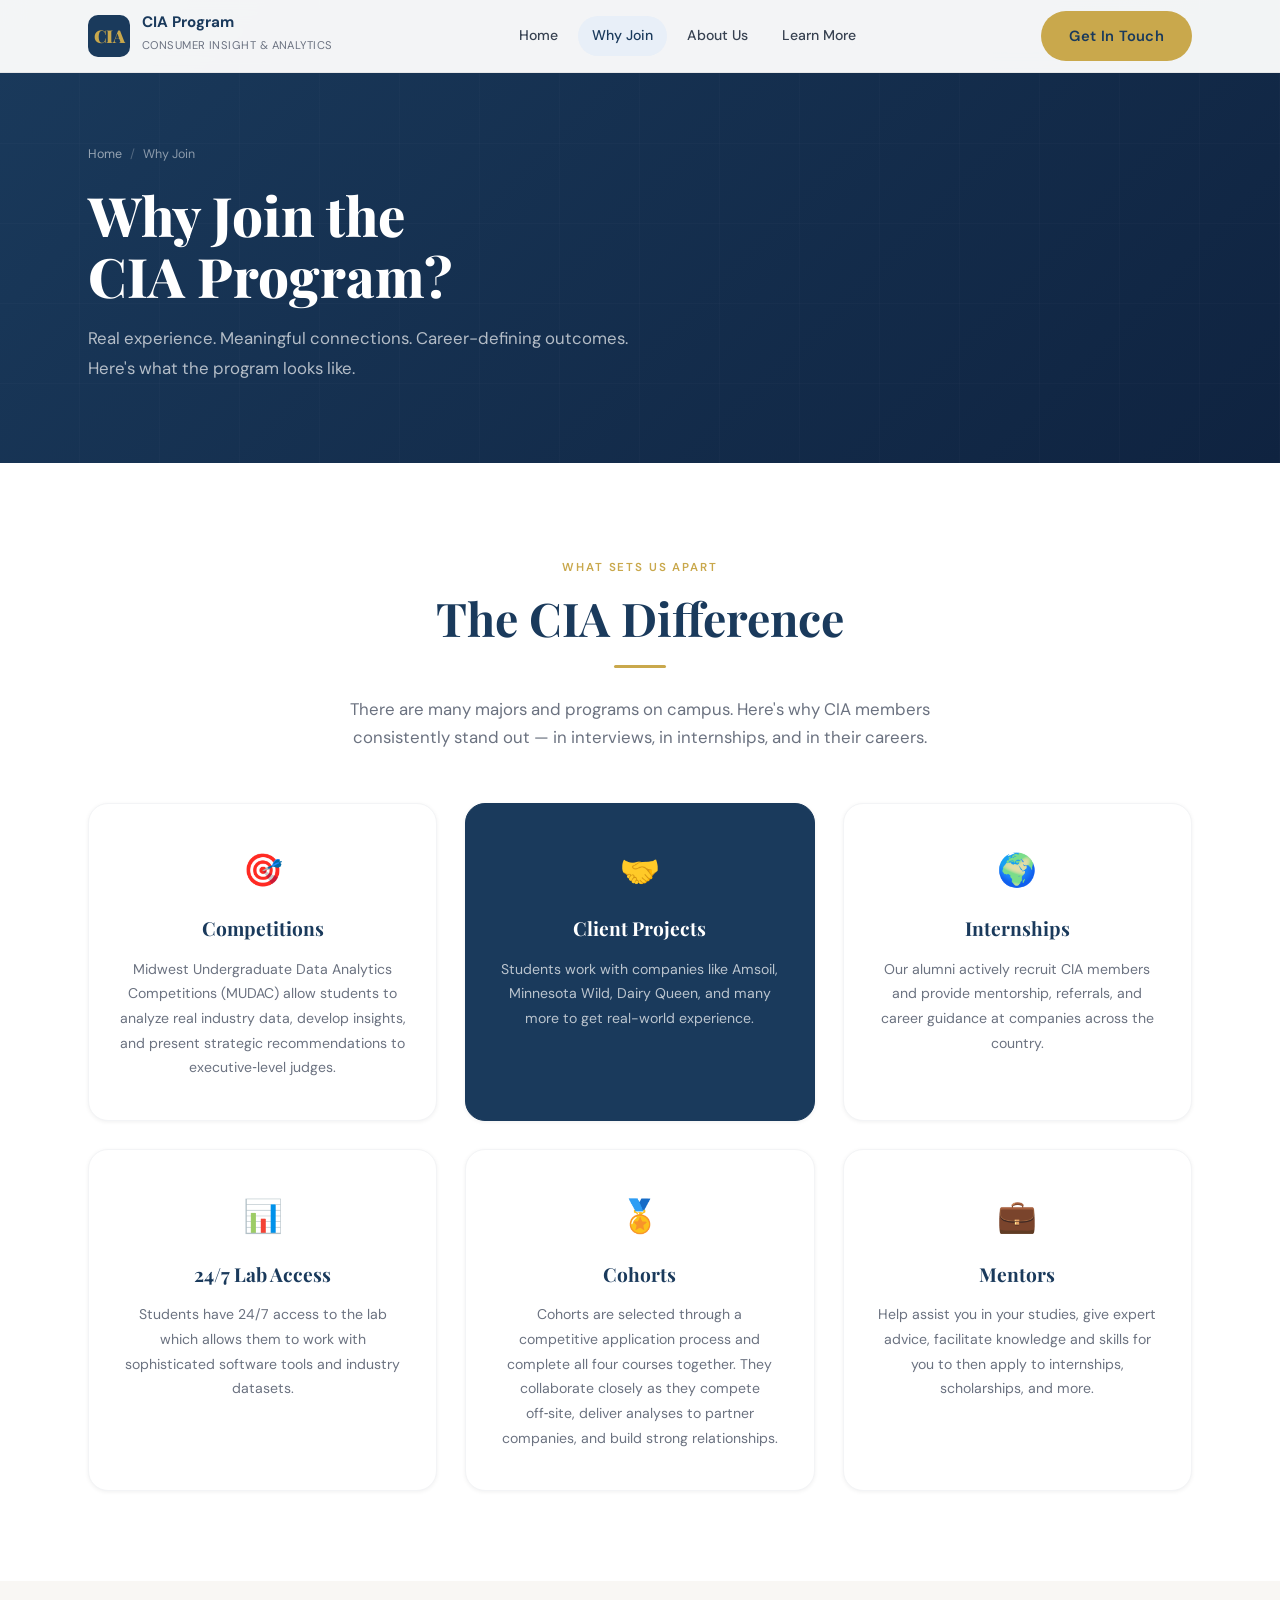
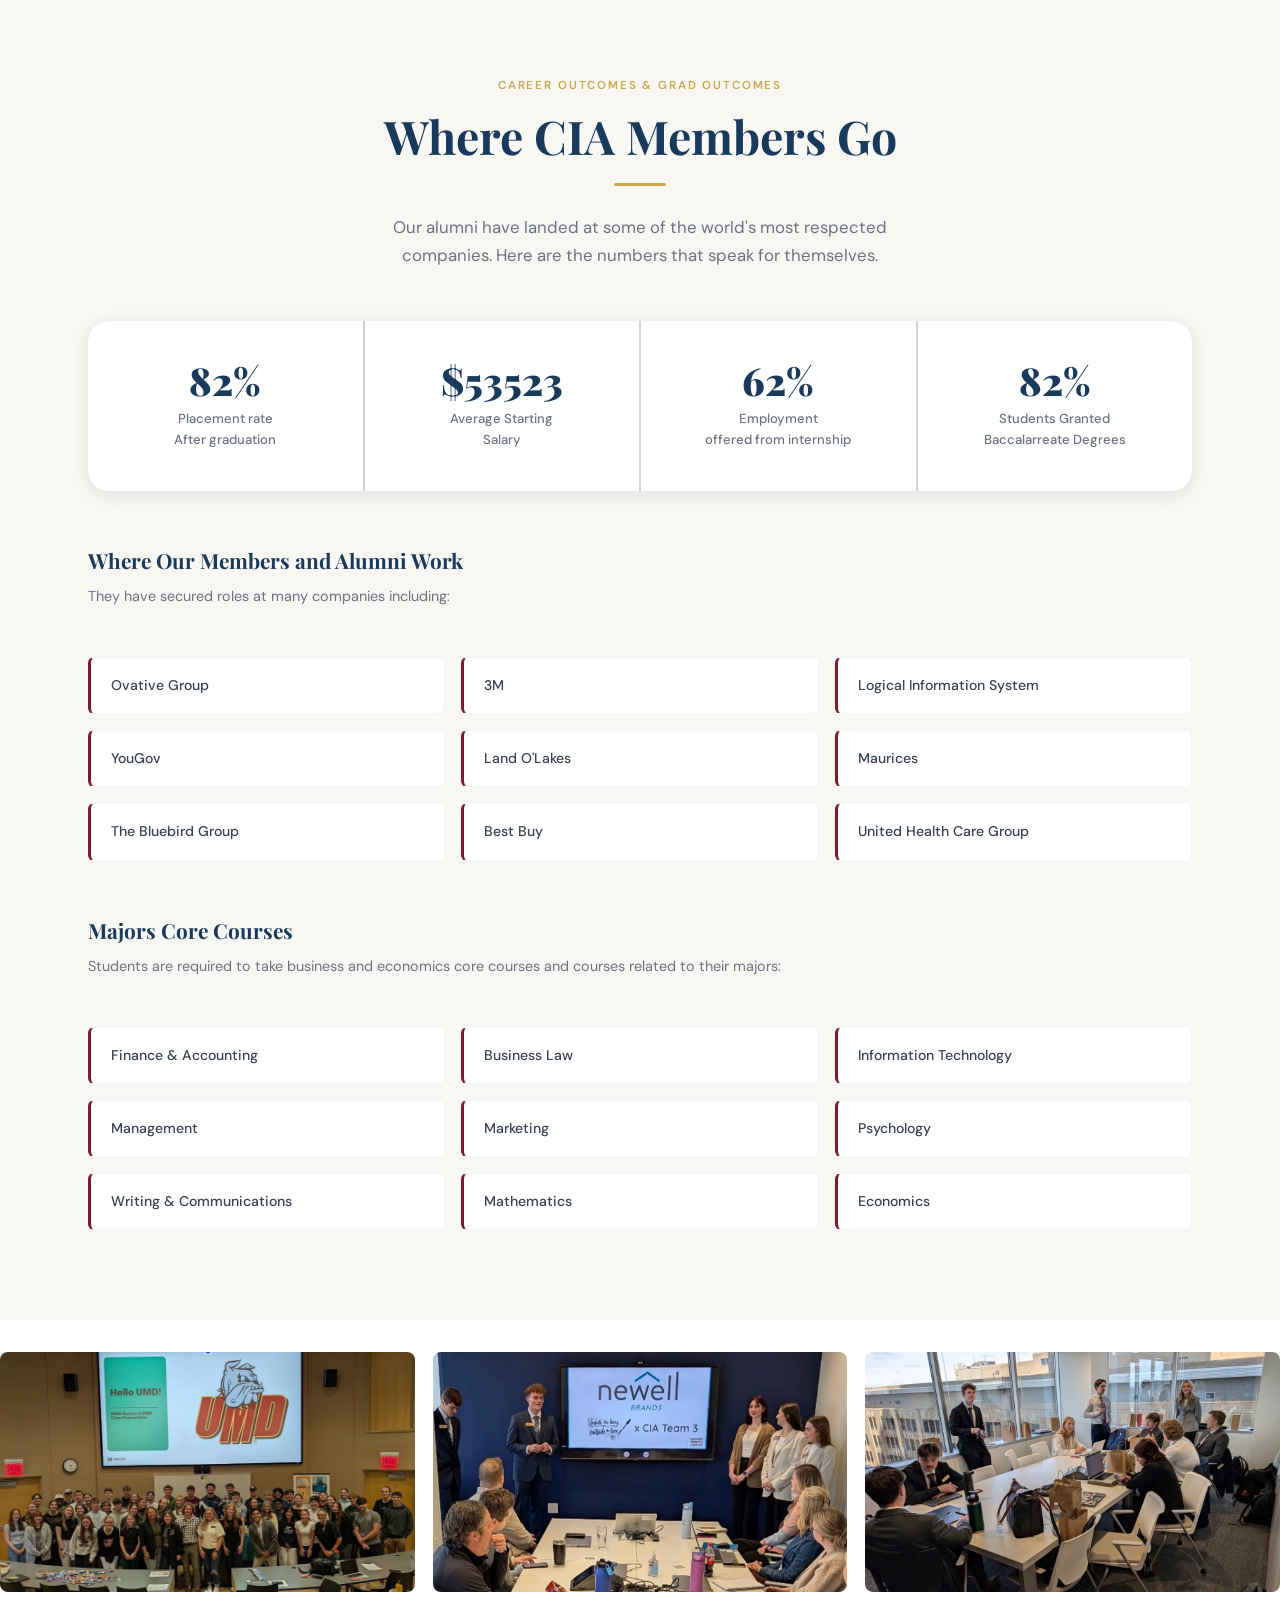
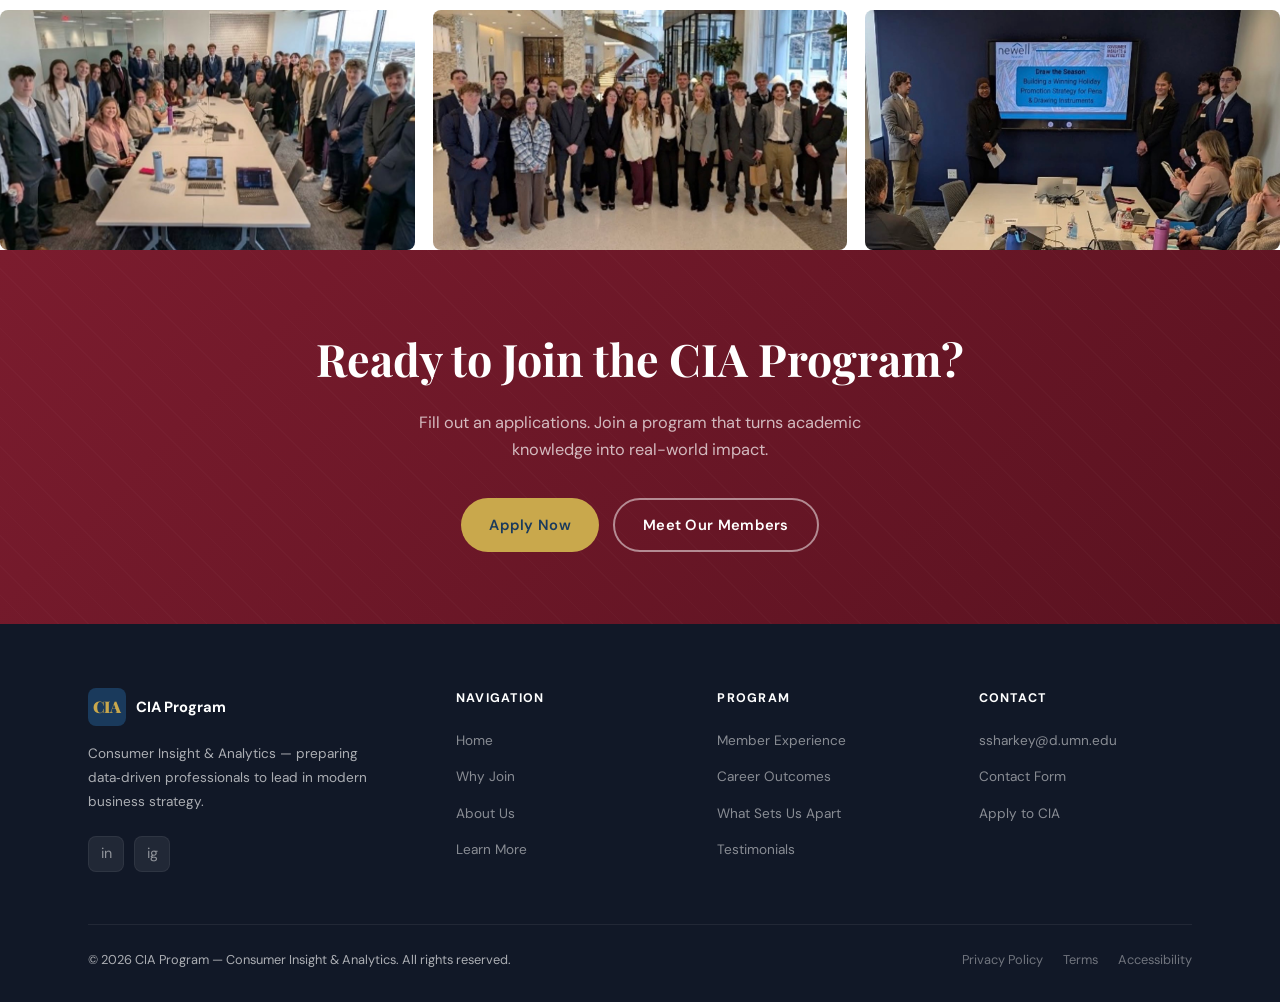
<file: why-join.html>
<!DOCTYPE html>
<html lang="en">
<head>
  <meta charset="UTF-8" />
  <meta name="viewport" content="width=device-width, initial-scale=1.0" />
  <title>Why Join — CIA Program</title>
  <meta name="description" content="Discover why top students choose the CIA Program — real experience, career outcomes, and what sets us apart." />
  <link rel="stylesheet" href="styles.css" />
</head>
<body>

  <!-- ==================== NAVBAR ==================== -->
   
  <nav class="navbar">
    <div class="navbar__inner">
      <a href="index.html" class="navbar__brand">
        <div class="navbar__logo"><span>CIA</span></div>
        <div class="navbar__brand-text">
          <strong>CIA Program</strong>
          <em>Consumer Insight & Analytics</em>
        </div>
      </a>
      <div class="navbar__links">
        <a href="index.html">Home</a>
        <a href="why-join.html" class="active">Why Join</a>
        <a href="about-us.html">About Us</a>
        <a href="learn-more.html">Learn More</a>
      </div>
      <div class="navbar__cta">
        <a href="learn-more.html" class="btn btn--primary">Get In Touch</a>
      </div>
      <button class="navbar__hamburger" aria-label="Open menu">
        <span></span><span></span><span></span>
      </button>
    </div>
  </nav>

  <!-- Mobile Menu -->
  <div class="mobile-menu">
    <button class="mobile-menu__close">✕</button>
    <nav class="mobile-menu__links">
      <a href="index.html">Home <span class="arrow">→</span></a>
      <a href="why-join.html">Why Join <span class="arrow">→</span></a>
      <a href="about-us.html">About Us <span class="arrow">→</span></a>
      <a href="learn-more.html">Learn More <span class="arrow">→</span></a>
    </nav>
    <a href="learn-more.html" class="btn btn--primary" style="justify-content:center;margin-top:24px;">Get In Touch</a>
  </div>

  <!-- ==================== PAGE HERO ==================== -->
  <section class="page-hero">
    <div class="page-hero__bg"></div>
    <div class="container page-hero__content">
      <div class="page-hero__breadcrumb">
        <a href="index.html">Home</a>
        <span class="sep">/</span>
        <span>Why Join</span>
      </div>
      <h1 class="page-hero__title anim-fade-up">Why Join the<br>CIA Program?</h1>
      <p class="page-hero__subtitle anim-fade-up delay-2">
        Real experience. Meaningful connections. Career-defining outcomes. Here's what the program looks like.
      </p>
    </div>
  </section>

  <!-- ==================== EXPERIENCE ==================== -->
  <section class="section" id="differentiators">
    <div class="container">
      <div class="text-center">
        <span class="section-label">What Sets Us Apart</span>
        <h2 class="section-title">The CIA Difference</h2>
        <div class="divider-gold"></div>
        <p class="section-subtitle">
          There are many majors and programs on campus. Here's why CIA members consistently stand out — in interviews, in internships, and in their careers.
        </p>
      </div>

      <div class="diff-grid">
        <!-- ✏️ EDIT: Update these to reflect your unique differentiators -->
        <div class="diff-card reveal">
          <div class="diff-card__icon">🎯</div>
          <div class="diff-card__title">Competitions</div>
          <p class="diff-card__desc">Midwest Undergraduate Data Analytics Competitions (MUDAC)
             allow students to analyze real industry data, develop insights, and present strategic recommendations to 
            executive‑level judges.</p>
        </div>

        <div class="diff-card diff-card--featured reveal">
      
          <div class="diff-card__icon">🤝</div>
          <div class="diff-card__title">Client Projects  </div>
          <p class="diff-card__desc">Students work with companies like Amsoil, Minnesota Wild, Dairy Queen, and many more to get real-world experience.</p>
        </div>

        <div class="diff-card reveal">
          <div class="diff-card__icon">🌍</div>
          <div class="diff-card__title">Internships</div>
          <p class="diff-card__desc">Our alumni actively recruit CIA members and provide mentorship, referrals, and career guidance at companies across the country.</p>
        </div>

        <div class="diff-card reveal">
          <div class="diff-card__icon">📊</div>
          <div class="diff-card__title">24/7 Lab Access</div>
          <p class="diff-card__desc">Students have 24/7 access to the lab which allows them to work with sophisticated software tools and industry datasets.</p>
        </div>

        <div class="diff-card reveal">
          <div class="diff-card__icon">🏅</div>
          <div class="diff-card__title">Cohorts</div>
          <p class="diff-card__desc"> Cohorts are selected through a competitive application process and complete all four courses together. They collaborate closely as they compete off‑site, 
            deliver analyses to partner companies, and build strong relationships.</p>
        </div>

        <div class="diff-card reveal">
          <div class="diff-card__icon">💼</div>
          <div class="diff-card__title">Mentors</div>
          <p class="diff-card__desc">Help assist you in your studies, give expert advice, facilitate knowledge and skills for you to then apply to internships, scholarships, and more.
          </p>
        </div>
        <!-- ✏️ END EDIT -->
      </div>
    </div>
  </section>

  <!-- ==================== OUTCOMES ==================== -->
  <section class="section section--alt" id="careers">
    <div class="container">
      <div class="text-center">
        <span class="section-label">Career Outcomes & Grad Outcomes</span>
        <h2 class="section-title">Where CIA Members Go</h2>
        <div class="divider-gold"></div>
        <p class="section-subtitle">
          Our alumni have landed at some of the world's most respected companies. Here are the numbers that speak for themselves.
        </p>
      </div>

      <!-- Stat Grid -->

      <div class="outcomes-grid reveal">
        <!-- ✏️ EDIT: Update these numbers to reflect real program data -->
        <div class="outcome-cell">
          <span class="outcome-cell__value" data-target="100" data-suffix="%">—</span>
          <p class="outcome-cell__label">Placement rate<br>After graduation</p>
        </div>
        <div class="outcome-cell">
          <span class="outcome-cell__value" data-target="65211" data-prefix="$">—</span>
          <p class="outcome-cell__label">Average Starting<br>Salary</p>
        </div>
        <div class="outcome-cell">
          <span class="outcome-cell__value" data-target="75" data-suffix="%">—</span>
          <p class="outcome-cell__label">Employment<br>offered from internship</p>
        </div>
        <div class="outcome-cell">
          <span class="outcome-cell__value" data-target="100" data-suffix="%">—</span>
          <p class="outcome-cell__label">Students Granted<br>Baccalarreate Degrees</p>
        </div>
        <!-- ✏️ END EDIT -->
      </div>
        
      <!-- Career Paths -->
       <section>
          <div>
          <h3 style="font-family:var(--font-display);font-size:1.3rem;color:var(--blue);margin-top:52px;margin-bottom:8px;font-weight:700;">
        Where Our Members and Alumni Work
          </h3>
           
         <p style="color:var(--gray-500);font-size:0.9rem;margin-bottom:0;">
        They have secured roles at many companies including:
        </p>

      <div class="career-list reveal">
        <!-- ✏️ EDIT: Add real companies/roles where your alumni have placed -->
        <div class="career-pill">Ovative Group</div>
        <div class="career-pill">3M</div>
        <div class="career-pill">Logical Information System</div>
        <div class="career-pill">YouGov</div>
        <div class="career-pill">Land O'Lakes</div>
        <div class="career-pill">Maurices</div>
        <div class="career-pill">The Bluebird Group</div>
        <div class="career-pill">Best Buy</div>
        <div class="career-pill">United Health Care Group</div>
        <!-- ✏️ END EDIT -->
      </div>

          </div>
         </section>
<!-------Major core courses -->
<section>
    <div>
      
        <h3 style="font-family:var(--font-display);font-size:1.3rem;color:var(--blue);margin-top:52px;margin-bottom:8px;font-weight:700;">
        Majors Core Courses
        </h3>

         <p style="color:var(--gray-500);font-size:0.9rem;margin-bottom:0;">
        Students are required to take business and economics core courses and courses related to their majors:
          </p>

      <div class="career-list reveal">
        <!-- ✏️ EDIT: Add real companies/roles where your alumni have placed -->
        <div class="career-pill">Finance & Accounting</div>
        <div class="career-pill">Business Law</div>
        <div class="career-pill">Information Technology</div>
        <div class="career-pill">Management</div>
        <div class="career-pill">Marketing</div>
        <div class="career-pill">Psychology</div>
        <div class="career-pill">Writing & Communications</div>
        <div class="career-pill">Mathematics</div>
        <div class="career-pill">Economics</div>
        <!-- ✏️ END EDIT -->
      </div>
    </section>
    
    </div>
  </section>

  <!-- ==================== DIFFERENTIATORS ==================== -->
  <!-- ==================== 6‑Photo Grid ==================== -->
<section class="photo-grid">
  <div class="photo-grid__inner">

    <img src="pictures/group.photo.01.png" alt="Photo 1">
    <img src="pictures/group-photo-02jpg.jpg" alt="Photo 2">
    <img src="pictures/group-photo-03.jpg" alt="Photo 3">
    <img src="pictures/group-photo-04.jpg" alt="Photo 4">
    <img src="pictures/group-photo-05.jpg" alt="Photo 5">
    <img src="pictures/group-photo-06.jpg" alt="Photo 6">

  </div>
</section>


  <!-- ==================== CTA ==================== -->
  <section class="cta-banner">
    <div class="container cta-banner__inner">
      <h2 class="cta-banner__title">Ready to Join the CIA Program?</h2>
      <p class="cta-banner__desc">Fill out an applications. Join a program that turns academic knowledge into real-world impact. </p>
      <div class="cta-banner__buttons">
        <a href="learn-more.html" class="btn btn--primary">Apply Now</a>
        <a href="about-us.html" class="btn btn--outline">Meet Our Members</a>
      </div>
    </div>
  </section>

  <!-- ==================== FOOTER ==================== -->
 <footer>
    <div class="container">
      <div class="footer__grid">
        <div class="footer__brand">
          <div class="footer__brand-logo">
            <div class="footer__logo-box"><span>CIA</span></div>
            <span class="footer__brand-name">CIA Program</span>
          </div>
          <p class="footer__desc">Consumer Insight & Analytics — preparing data‑driven professionals to lead in modern business strategy.</p>
          <div class="footer__social">
            <!-- ✏️ EDIT: Add your real social links -->
            <a href="https://www.linkedin.com/company/umd-lsbe-consumer-insights-analytics-program/" class="footer__social-link" aria-label="LinkedIn">in</a>
            <a href="https://www.instagram.com/umd.cia?igsh=dnlsdWxkMHJjNHl6" class="footer__social-link" aria-label="Instagram">ig</a>
            
          </div>
        </div>

        <div>
          <p class="footer__col-title">Navigation</p>
          <ul class="footer__links">
            <li><a href="index.html">Home</a></li>
            <li><a href="why-join.html">Why Join</a></li>
            <li><a href="about-us.html">About Us</a></li>
            <li><a href="learn-more.html">Learn More</a></li>
          </ul>
        </div>

        <div>
          <p class="footer__col-title">Program</p>
          <ul class="footer__links">
            <li><a href="why-join.html#experience">Member Experience</a></li>
            <li><a href="why-join.html#careers">Career Outcomes</a></li>
            <li><a href="why-join.html#differentiators">What Sets Us Apart</a></li>
            <li><a href="about-us.html#testimonials">Testimonials</a></li>
          </ul>
        </div>

        <div>
          <p class="footer__col-title">Contact</p>
          <ul class="footer__links">
            <!-- ✏️ EDIT: Add your real contact info -->
            <li><a href="mailto:ssharkey@d.umn.edu">ssharkey@d.umn.edu</a></li>
            <li><a href="https://docs.google.com/forms/d/e/1FAIpQLSdGFlZ5Pct2spmpvlr7gshom8lepN28_VdP9M4eAioVBNWOsg/viewform">Contact Form</a></li>
            <li><a href="https://airtable.com/appk1wGoTo8u8Ymv8/shr4JFSOpzt0p0oyA">Apply to CIA</a></li>
            
          </ul>
        </div>
      </div>

      <div class="footer__bottom">
        <p>© <span id="year"></span> CIA Program — Consumer Insight & Analytics. All rights reserved.</p>
        <div class="footer__bottom-links">
          <a href="#">Privacy Policy</a>
          <a href="#">Terms</a>
          <a href="#">Accessibility</a>
        </div>
      </div>
    </div>
  </footer>

  <script src="main.js"></script>
  <script>document.getElementById('year').textContent = new Date().getFullYear();</script>
</body>
</html>
</file>
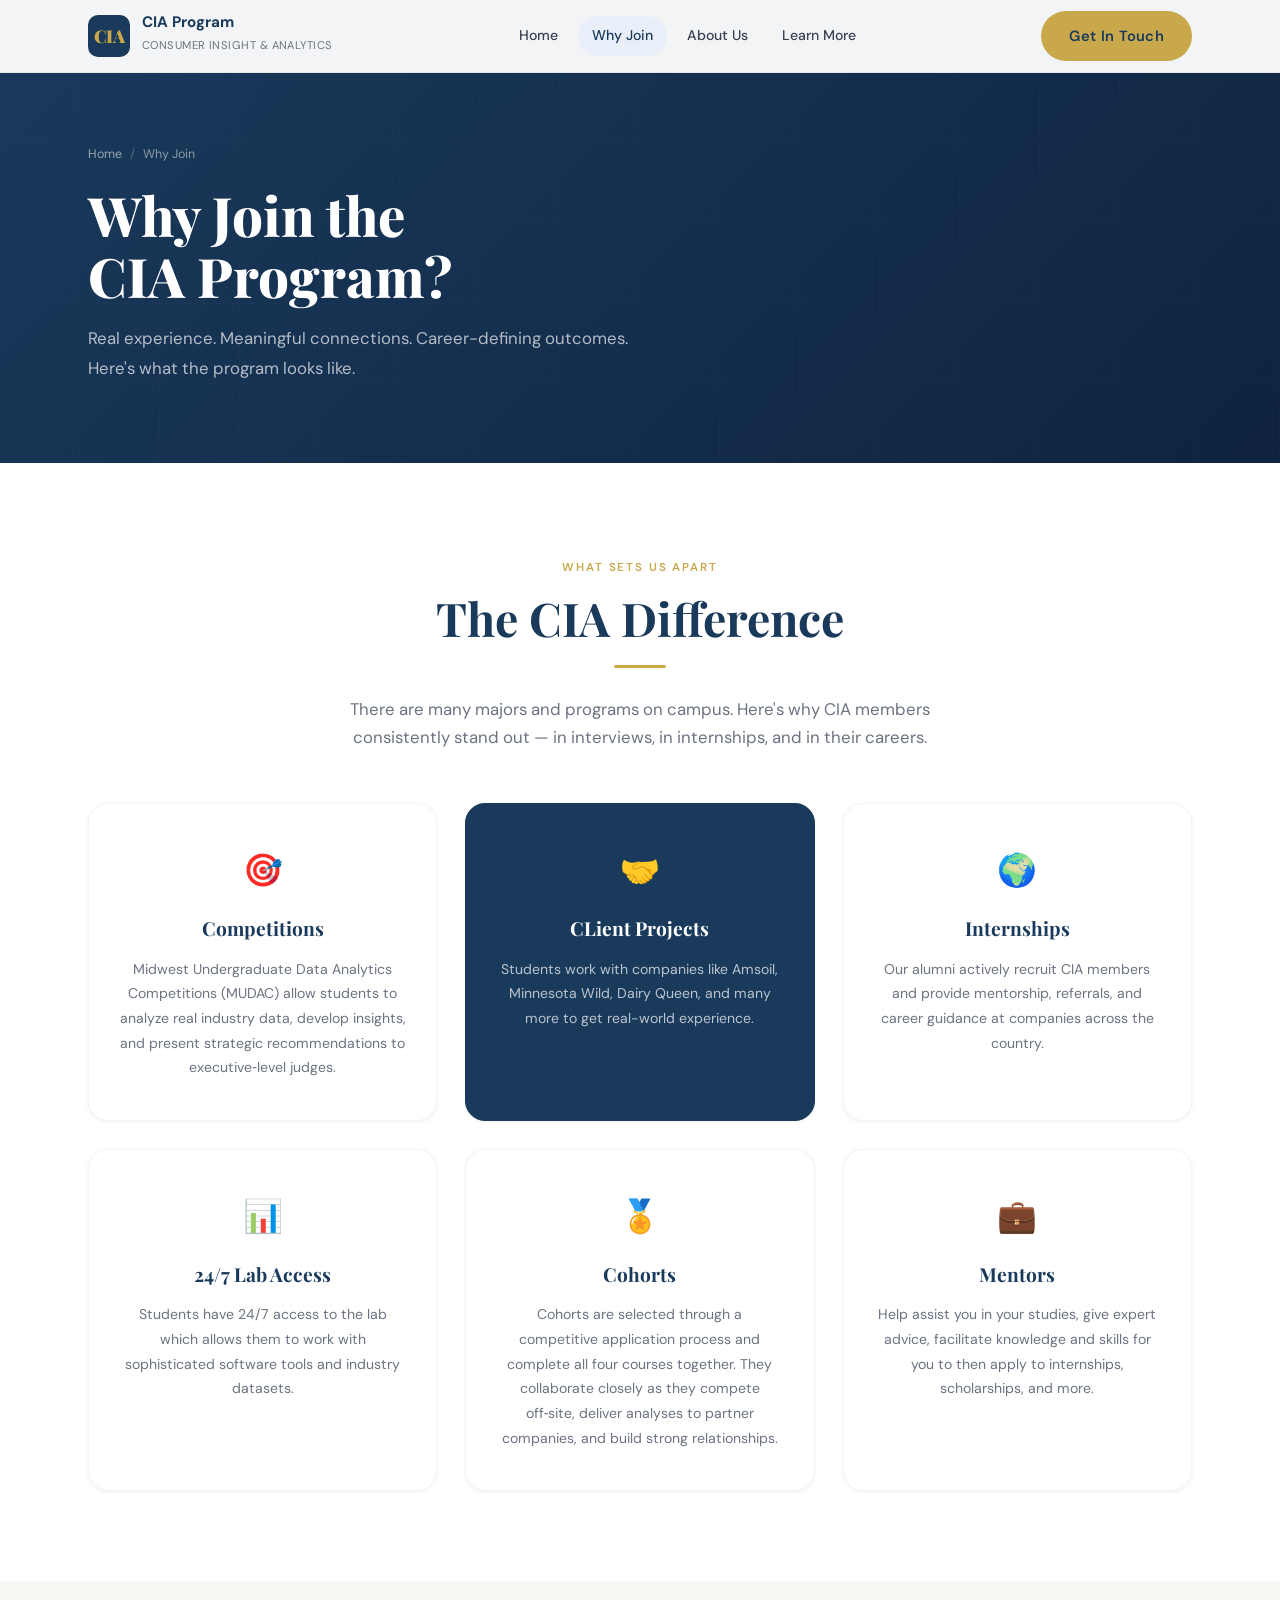
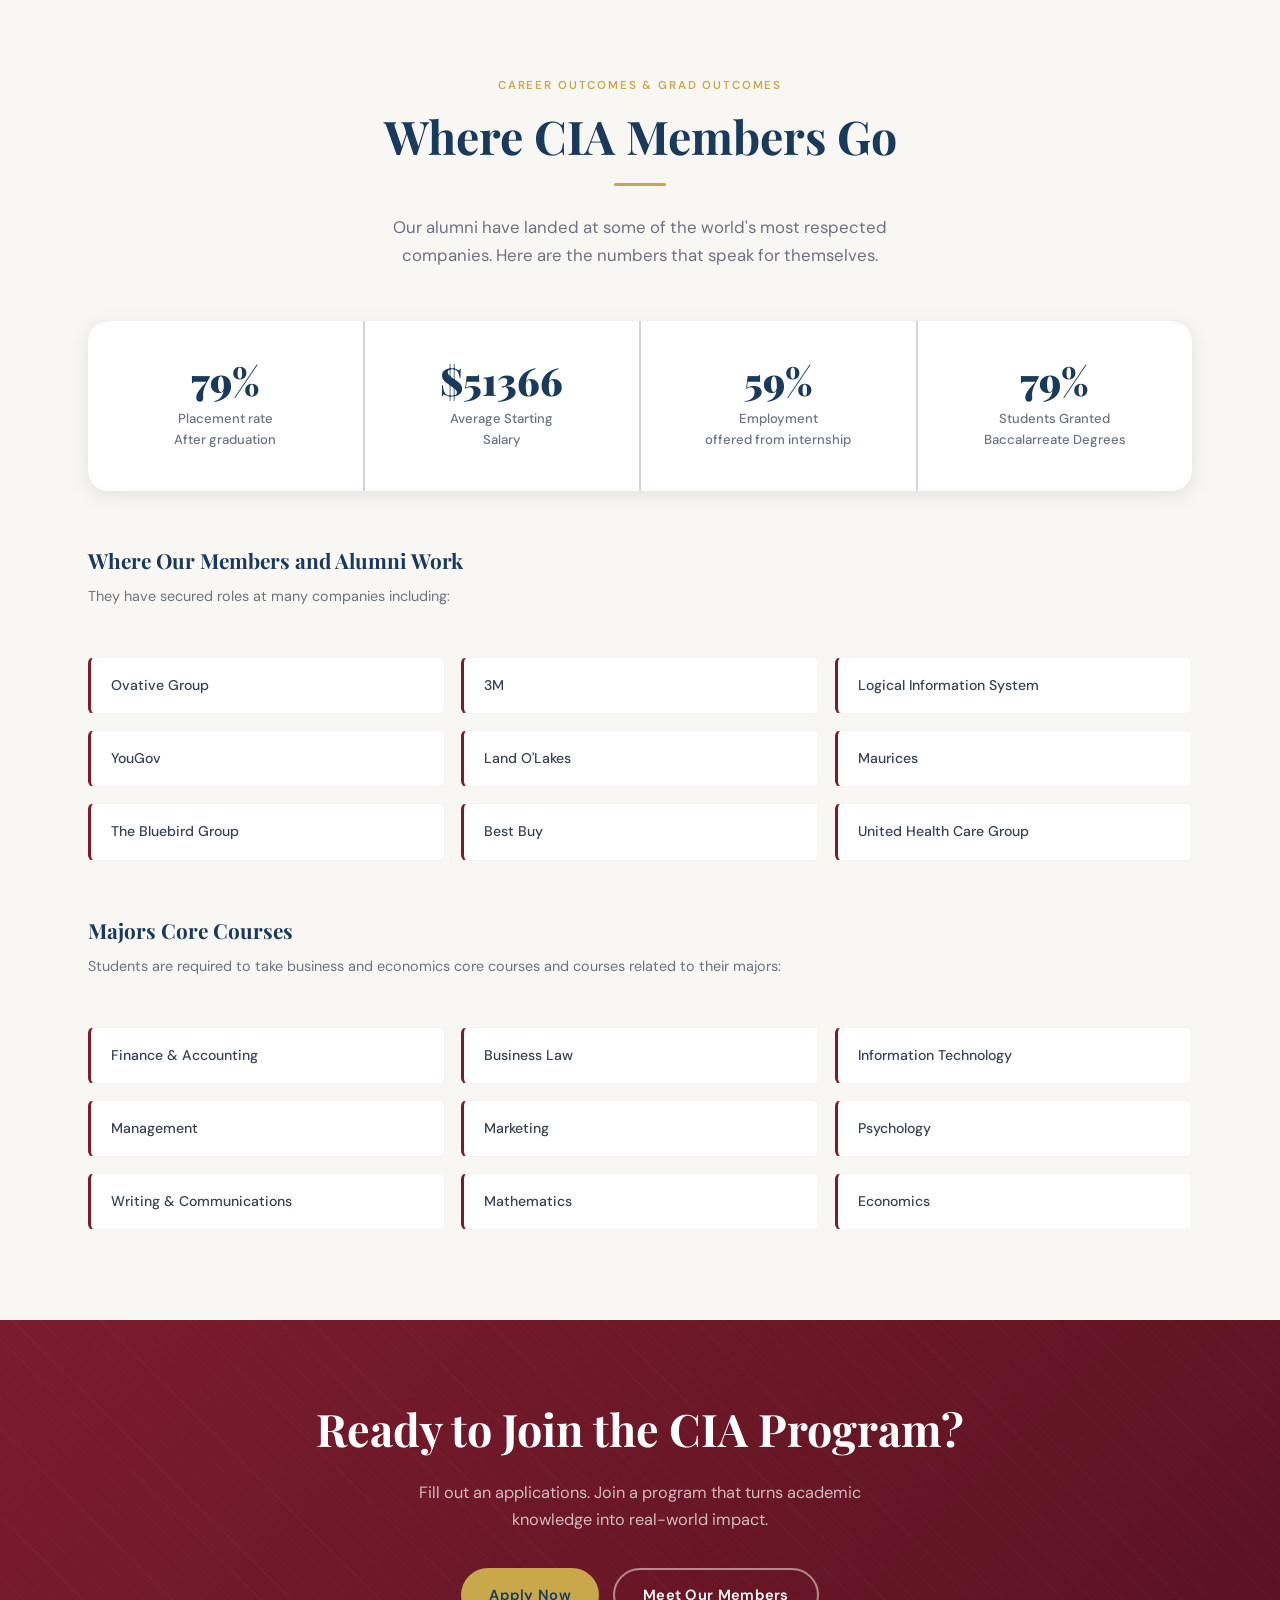
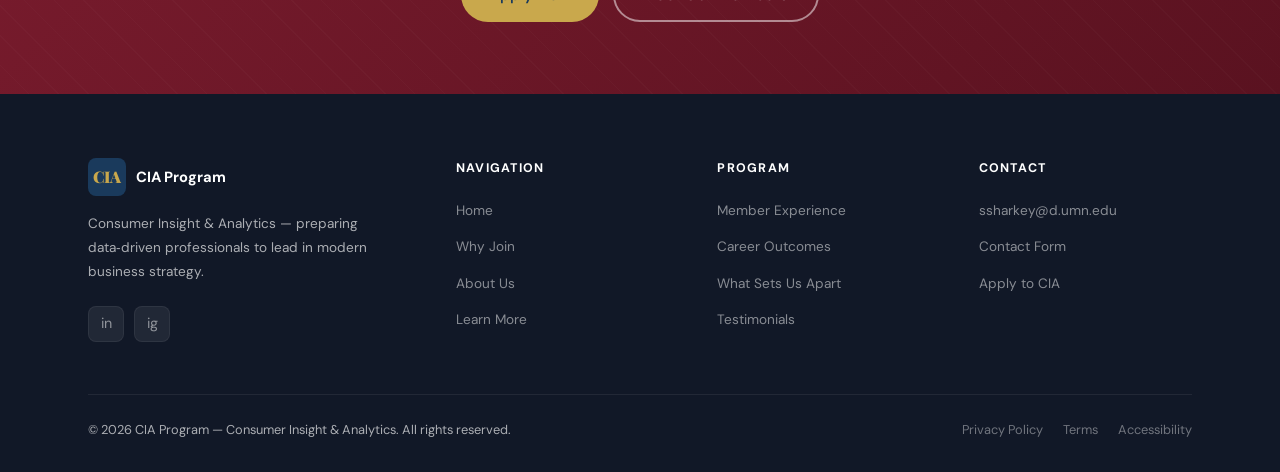
<file: CIA website template/why-join.html>
<!DOCTYPE html>
<html lang="en">
<head>
  <meta charset="UTF-8" />
  <meta name="viewport" content="width=device-width, initial-scale=1.0" />
  <title>Why Join — CIA Program</title>
  <meta name="description" content="Discover why top students choose the CIA Program — real experience, career outcomes, and what sets us apart." />
  <link rel="stylesheet" href="styles.css" />
</head>
<body>

  <!-- ==================== NAVBAR ==================== -->
   
  <nav class="navbar">
    <div class="navbar__inner">
      <a href="index.html" class="navbar__brand">
        <div class="navbar__logo"><span>CIA</span></div>
        <div class="navbar__brand-text">
          <strong>CIA Program</strong>
          <em>Consumer Insight & Analytics</em>
        </div>
      </a>
      <div class="navbar__links">
        <a href="index.html">Home</a>
        <a href="why-join.html" class="active">Why Join</a>
        <a href="about-us.html">About Us</a>
        <a href="learn-more.html">Learn More</a>
      </div>
      <div class="navbar__cta">
        <a href="learn-more.html" class="btn btn--primary">Get In Touch</a>
      </div>
      <button class="navbar__hamburger" aria-label="Open menu">
        <span></span><span></span><span></span>
      </button>
    </div>
  </nav>

  <!-- Mobile Menu -->
  <div class="mobile-menu">
    <button class="mobile-menu__close">✕</button>
    <nav class="mobile-menu__links">
      <a href="index.html">Home <span class="arrow">→</span></a>
      <a href="why-join.html">Why Join <span class="arrow">→</span></a>
      <a href="about-us.html">About Us <span class="arrow">→</span></a>
      <a href="learn-more.html">Learn More <span class="arrow">→</span></a>
    </nav>
    <a href="learn-more.html" class="btn btn--primary" style="justify-content:center;margin-top:24px;">Get In Touch</a>
  </div>

  <!-- ==================== PAGE HERO ==================== -->
  <section class="page-hero">
    <div class="page-hero__bg"></div>
    <div class="container page-hero__content">
      <div class="page-hero__breadcrumb">
        <a href="index.html">Home</a>
        <span class="sep">/</span>
        <span>Why Join</span>
      </div>
      <h1 class="page-hero__title anim-fade-up">Why Join the<br>CIA Program?</h1>
      <p class="page-hero__subtitle anim-fade-up delay-2">
        Real experience. Meaningful connections. Career-defining outcomes. Here's what the program looks like.
      </p>
    </div>
  </section>

  <!-- ==================== EXPERIENCE ==================== -->
  <section class="section" id="differentiators">
    <div class="container">
      <div class="text-center">
        <span class="section-label">What Sets Us Apart</span>
        <h2 class="section-title">The CIA Difference</h2>
        <div class="divider-gold"></div>
        <p class="section-subtitle">
          There are many majors and programs on campus. Here's why CIA members consistently stand out — in interviews, in internships, and in their careers.
        </p>
      </div>

      <div class="diff-grid">
        <!-- ✏️ EDIT: Update these to reflect your unique differentiators -->
        <div class="diff-card reveal">
          <div class="diff-card__icon">🎯</div>
          <div class="diff-card__title">Competitions</div>
          <p class="diff-card__desc">Midwest Undergraduate Data Analytics Competitions (MUDAC)
             allow students to analyze real industry data, develop insights, and present strategic recommendations to 
            executive‑level judges.</p>
        </div>

        <div class="diff-card diff-card--featured reveal">
      
          <div class="diff-card__icon">🤝</div>
          <div class="diff-card__title">CLient Projects  </div>
          <p class="diff-card__desc">Students work with companies like Amsoil, Minnesota Wild, Dairy Queen, and many more to get real-world experience.</p>
        </div>

        <div class="diff-card reveal">
          <div class="diff-card__icon">🌍</div>
          <div class="diff-card__title">Internships</div>
          <p class="diff-card__desc">Our alumni actively recruit CIA members and provide mentorship, referrals, and career guidance at companies across the country.</p>
        </div>

        <div class="diff-card reveal">
          <div class="diff-card__icon">📊</div>
          <div class="diff-card__title">24/7 Lab Access</div>
          <p class="diff-card__desc">Students have 24/7 access to the lab which allows them to work with sophisticated software tools and industry datasets.</p>
        </div>

        <div class="diff-card reveal">
          <div class="diff-card__icon">🏅</div>
          <div class="diff-card__title">Cohorts</div>
          <p class="diff-card__desc"> Cohorts are selected through a competitive application process and complete all four courses together. They collaborate closely as they compete off‑site, 
            deliver analyses to partner companies, and build strong relationships.</p>
        </div>

        <div class="diff-card reveal">
          <div class="diff-card__icon">💼</div>
          <div class="diff-card__title">Mentors</div>
          <p class="diff-card__desc">Help assist you in your studies, give expert advice, facilitate knowledge and skills for you to then apply to internships, scholarships, and more.
          </p>
        </div>
        <!-- ✏️ END EDIT -->
      </div>
    </div>
  </section>

  <!-- ==================== OUTCOMES ==================== -->
  <section class="section section--alt" id="careers">
    <div class="container">
      <div class="text-center">
        <span class="section-label">Career Outcomes & Grad Outcomes</span>
        <h2 class="section-title">Where CIA Members Go</h2>
        <div class="divider-gold"></div>
        <p class="section-subtitle">
          Our alumni have landed at some of the world's most respected companies. Here are the numbers that speak for themselves.
        </p>
      </div>

      <!-- Stat Grid -->

      <div class="outcomes-grid reveal">
        <!-- ✏️ EDIT: Update these numbers to reflect real program data -->
        <div class="outcome-cell">
          <span class="outcome-cell__value" data-target="100" data-suffix="%">—</span>
          <p class="outcome-cell__label">Placement rate<br>After graduation</p>
        </div>
        <div class="outcome-cell">
          <span class="outcome-cell__value" data-target="65211" data-prefix="$">—</span>
          <p class="outcome-cell__label">Average Starting<br>Salary</p>
        </div>
        <div class="outcome-cell">
          <span class="outcome-cell__value" data-target="75" data-suffix="%">—</span>
          <p class="outcome-cell__label">Employment<br>offered from internship</p>
        </div>
        <div class="outcome-cell">
          <span class="outcome-cell__value" data-target="100" data-suffix="%">—</span>
          <p class="outcome-cell__label">Students Granted<br>Baccalarreate Degrees</p>
        </div>
        <!-- ✏️ END EDIT -->
      </div>
        
      <!-- Career Paths -->
       <section>
          <div>
      
       
          <h3 style="font-family:var(--font-display);font-size:1.3rem;color:var(--blue);margin-top:52px;margin-bottom:8px;font-weight:700;">
        Where Our Members and Alumni Work
          </h3>
         <p style="color:var(--gray-500);font-size:0.9rem;margin-bottom:0;">
        They have secured roles at many companies including:
        </p>

      <div class="career-list reveal">
        <!-- ✏️ EDIT: Add real companies/roles where your alumni have placed -->
        <div class="career-pill">Ovative Group</div>
        <div class="career-pill">3M</div>
        <div class="career-pill">Logical Information System</div>
        <div class="career-pill">YouGov</div>
        <div class="career-pill">Land O'Lakes</div>
        <div class="career-pill">Maurices</div>
        <div class="career-pill">The Bluebird Group</div>
        <div class="career-pill">Best Buy</div>
        <div class="career-pill">United Health Care Group</div>
        <!-- ✏️ END EDIT -->
      </div>

    </div>
  </section>
<!-------Major core courses -->
<section>
    <div>
      
        <h3 style="font-family:var(--font-display);font-size:1.3rem;color:var(--blue);margin-top:52px;margin-bottom:8px;font-weight:700;">
        Majors Core Courses
        </h3>

         <p style="color:var(--gray-500);font-size:0.9rem;margin-bottom:0;">
        Students are required to take business and economics core courses and courses related to their majors:
          </p>

      <div class="career-list reveal">
        <!-- ✏️ EDIT: Add real companies/roles where your alumni have placed -->
        <div class="career-pill">Finance & Accounting</div>
        <div class="career-pill">Business Law</div>
        <div class="career-pill">Information Technology</div>
        <div class="career-pill">Management</div>
        <div class="career-pill">Marketing</div>
        <div class="career-pill">Psychology</div>
        <div class="career-pill">Writing & Communications</div>
        <div class="career-pill">Mathematics</div>
        <div class="career-pill">Economics</div>
        <!-- ✏️ END EDIT -->
      </div>
    </section>
    
    </div>
  </section>

  <!-- ==================== DIFFERENTIATORS ==================== -->
  

  <!-- ==================== CTA ==================== -->
  <section class="cta-banner">
    <div class="container cta-banner__inner">
      <h2 class="cta-banner__title">Ready to Join the CIA Program?</h2>
      <p class="cta-banner__desc">Fill out an applications. Join a program that turns academic knowledge into real-world impact. </p>
      <div class="cta-banner__buttons">
        <a href="learn-more.html" class="btn btn--primary">Apply Now</a>
        <a href="about-us.html" class="btn btn--outline">Meet Our Members</a>
      </div>
    </div>
  </section>

  <!-- ==================== FOOTER ==================== -->
 <footer>
    <div class="container">
      <div class="footer__grid">
        <div class="footer__brand">
          <div class="footer__brand-logo">
            <div class="footer__logo-box"><span>CIA</span></div>
            <span class="footer__brand-name">CIA Program</span>
          </div>
          <p class="footer__desc">Consumer Insight & Analytics — preparing data‑driven professionals to lead in modern business strategy.</p>
          <div class="footer__social">
            <!-- ✏️ EDIT: Add your real social links -->
            <a href="https://www.linkedin.com/company/umd-lsbe-consumer-insights-analytics-program/" class="footer__social-link" aria-label="LinkedIn">in</a>
            <a href="https://www.instagram.com/umd.cia?igsh=dnlsdWxkMHJjNHl6" class="footer__social-link" aria-label="Instagram">ig</a>
            
          </div>
        </div>

        <div>
          <p class="footer__col-title">Navigation</p>
          <ul class="footer__links">
            <li><a href="index.html">Home</a></li>
            <li><a href="why-join.html">Why Join</a></li>
            <li><a href="about-us.html">About Us</a></li>
            <li><a href="learn-more.html">Learn More</a></li>
          </ul>
        </div>

        <div>
          <p class="footer__col-title">Program</p>
          <ul class="footer__links">
            <li><a href="why-join.html#experience">Member Experience</a></li>
            <li><a href="why-join.html#careers">Career Outcomes</a></li>
            <li><a href="why-join.html#differentiators">What Sets Us Apart</a></li>
            <li><a href="about-us.html#testimonials">Testimonials</a></li>
          </ul>
        </div>

        <div>
          <p class="footer__col-title">Contact</p>
          <ul class="footer__links">
            <!-- ✏️ EDIT: Add your real contact info -->
            <li><a href="mailto:ssharkey@d.umn.edu">ssharkey@d.umn.edu</a></li>
            <li><a href="https://docs.google.com/forms/d/e/1FAIpQLSdGFlZ5Pct2spmpvlr7gshom8lepN28_VdP9M4eAioVBNWOsg/viewform">Contact Form</a></li>
            <li><a href="https://airtable.com/appk1wGoTo8u8Ymv8/shr4JFSOpzt0p0oyA">Apply to CIA</a></li>
            
          </ul>
        </div>
      </div>

      <div class="footer__bottom">
        <p>© <span id="year"></span> CIA Program — Consumer Insight & Analytics. All rights reserved.</p>
        <div class="footer__bottom-links">
          <a href="#">Privacy Policy</a>
          <a href="#">Terms</a>
          <a href="#">Accessibility</a>
        </div>
      </div>
    </div>
  </footer>

  <script src="main.js"></script>
  <script>document.getElementById('year').textContent = new Date().getFullYear();</script>
</body>
</html>
</file>
<file: styles.css>
/* ============================================
   CIA PROGRAM — CONSUMER INSIGHT & ANALYTICS
   styles.css
   ============================================ */

@import url('https://fonts.googleapis.com/css2?family=Playfair+Display:wght@400;600;700;900&family=DM+Sans:wght@300;400;500;600&display=swap');

/* --- CSS Variables --- */
:root {
  --blue:       #1A3A5C;
  --blue-mid:   #2155A3;
  --blue-light: #E8EFF8;
  --gold:       #C9A84C;
  --gold-light: #F5E9C8;
  --gold-pale:  #FDF8EC;
  --maroon:     #7B1C2E;
  --maroon-light: #F5E6E9;
  --white:      #FFFFFF;
  --off-white:  #F9F7F4;
  --gray-100:   #F3F4F6;
  --gray-300:   #D1D5DB;
  --gray-500:   #6B7280;
  --gray-700:   #374151;
  --gray-900:   #111827;

  --font-display: 'Playfair Display', Georgia, serif;
  --font-body:    'DM Sans', sans-serif;

  --shadow-sm: 0 1px 4px rgba(0,0,0,0.06);
  --shadow-md: 0 4px 20px rgba(0,0,0,0.09);
  --shadow-lg: 0 12px 40px rgba(0,0,0,0.12);

  --radius-sm: 6px;
  --radius-md: 12px;
  --radius-lg: 20px;
  --radius-xl: 32px;

  --transition: 0.28s cubic-bezier(0.4, 0, 0.2, 1);
}

/* --- Reset & Base --- */
*, *::before, *::after { box-sizing: border-box; margin: 0; padding: 0; }

html { scroll-behavior: smooth; font-size: 16px; }

body {
  font-family: var(--font-body);
  color: var(--gray-900);
  background: var(--white);
  line-height: 1.65;
  -webkit-font-smoothing: antialiased;
}

img { max-width: 100%; display: block; }
a  { text-decoration: none; color: inherit; }
ul { list-style: none; }

/* --- Utility --- */
.container {
  max-width: 1160px;
  margin: 0 auto;
  padding: 0 28px;
}

.section { padding: 90px 0; }
.section--alt { background: var(--off-white); }
.section--blue { background: var(--blue); color: var(--white); }
.section--gold-pale { background: var(--gold-pale); }

.section-label {
  display: inline-block;
  font-size: 0.72rem;
  font-weight: 600;
  letter-spacing: 0.16em;
  text-transform: uppercase;
  color: var(--gold);
  margin-bottom: 14px;
}
.section--blue .section-label { color: var(--gold); }

.section-title {
  font-family: var(--font-display);
  font-size: clamp(2rem, 4vw, 2.9rem);
  font-weight: 700;
  line-height: 1.2;
  color: var(--blue);
  margin-bottom: 18px;
}
.section--blue .section-title { color: var(--white); }

.section-subtitle {
  font-size: 1.05rem;
  color: var(--gray-500);
  max-width: 580px;
  margin-bottom: 52px;
}
.section--blue .section-subtitle { color: rgba(255,255,255,0.72); }

.text-center { text-align: center; }
.text-center .section-subtitle { margin-left: auto; margin-right: auto; }

.divider-gold {
  width: 52px; height: 3px;
  background: var(--gold);
  border-radius: 2px;
  margin: 18px 0 28px;
}
.text-center .divider-gold { margin-left: auto; margin-right: auto; }

/* --- Buttons --- */
.btn {
  display: inline-flex;
  align-items: center;
  gap: 8px;
  font-family: var(--font-body);
  font-size: 0.92rem;
  font-weight: 600;
  letter-spacing: 0.02em;
  padding: 13px 28px;
  border-radius: 50px;
  border: none;
  cursor: pointer;
  transition: var(--transition);
  white-space: nowrap;
}

.btn--primary {
  background: var(--gold);
  color: var(--blue);
}
.btn--primary:hover {
  background: #b8943e;
  transform: translateY(-2px);
  box-shadow: 0 6px 20px rgba(201,168,76,0.38);
}

.btn--outline {
  background: transparent;
  color: var(--white);
  border: 2px solid rgba(255,255,255,0.5);
}
.btn--outline:hover {
  background: rgba(255,255,255,0.12);
  border-color: var(--white);
  transform: translateY(-2px);
}

.btn--blue {
  background: var(--blue);
  color: var(--white);
}
.btn--blue:hover {
  background: var(--blue-mid);
  transform: translateY(-2px);
  box-shadow: 0 6px 20px rgba(26,58,92,0.3);
}

.btn--maroon {
  background: var(--maroon);
  color: var(--white);
}
.btn--maroon:hover {
  background: #9b2338;
  transform: translateY(-2px);
  box-shadow: 0 6px 20px rgba(123,28,46,0.3);
}

/* ============================================
   NAVIGATION
   ============================================ */
.navbar {
  position: fixed;
  top: 0; left: 0; right: 0;
  z-index: 1000;
  background: rgba(255,255,255,0.95);
  backdrop-filter: blur(12px);
  -webkit-backdrop-filter: blur(12px);
  border-bottom: 1px solid rgba(0,0,0,0.06);
  transition: var(--transition);
}

.navbar.scrolled {
  box-shadow: 0 2px 20px rgba(0,0,0,0.08);
}

.navbar__inner {
  display: flex;
  align-items: center;
  justify-content: space-between;
  height: 72px;
  max-width: 1160px;
  margin: 0 auto;
  padding: 0 28px;
}

.navbar__brand {
  display: flex;
  align-items: center;
  gap: 12px;
}

.navbar__logo {
  width: 42px; height: 42px;
  background: var(--blue);
  border-radius: 10px;
  display: flex;
  align-items: center;
  justify-content: center;
  flex-shrink: 0;
}

.navbar__logo span {
  font-family: var(--font-display);
  font-weight: 900;
  font-size: 1.1rem;
  color: var(--gold);
  letter-spacing: -0.02em;
}

.navbar__brand-text strong {
  display: block;
  font-size: 0.95rem;
  font-weight: 700;
  color: var(--blue);
  line-height: 1.1;
}

.navbar__brand-text em {
  font-style: normal;
  font-size: 0.7rem;
  font-weight: 400;
  color: var(--gray-500);
  letter-spacing: 0.04em;
  text-transform: uppercase;
}

.navbar__links {
  display: flex;
  align-items: center;
  gap: 6px;
}

.navbar__links a {
  font-size: 0.88rem;
  font-weight: 500;
  color: var(--gray-700);
  padding: 8px 14px;
  border-radius: 50px;
  transition: var(--transition);
}

.navbar__links a:hover,
.navbar__links a.active {
  color: var(--blue);
  background: var(--blue-light);
}

.navbar__cta {
  display: flex;
  align-items: center;
  gap: 10px;
}

.navbar__hamburger {
  display: none;
  flex-direction: column;
  gap: 5px;
  cursor: pointer;
  padding: 8px;
  border: none;
  background: none;
}

.navbar__hamburger span {
  display: block;
  width: 22px; height: 2px;
  background: var(--blue);
  border-radius: 2px;
  transition: var(--transition);
}

/* ============================================
   HERO
   ============================================ */
.hero {
  padding-top: 72px;
  min-height: 100vh;
  display: flex;
  align-items: center;
  position: relative;
  overflow: hidden;
  background: linear-gradient(135deg, var(--blue) 0%, #0f2340 60%, #1e1228 100%);
}

.hero__bg-pattern {
  position: absolute;
  inset: 0;
  pointer-events: none;
  opacity: 0.05;
  background-image:
    repeating-linear-gradient(0deg, transparent, transparent 79px, rgba(255,255,255,0.4) 80px),
    repeating-linear-gradient(90deg, transparent, transparent 79px, rgba(255,255,255,0.4) 80px);
}

.hero__glow {
  position: absolute;
  width: 600px; height: 600px;
  border-radius: 50%;
  pointer-events: none;
  top: -100px; right: -100px;
  background: radial-gradient(circle, rgba(201,168,76,0.18) 0%, transparent 70%);
}

.hero__glow-2 {
  position: absolute;
  width: 400px; height: 400px;
  border-radius: 50%;
  pointer-events: none;
  bottom: -80px; left: 10%;
  background: radial-gradient(circle, rgba(123,28,46,0.2) 0%, transparent 70%);
}

.hero__inner {
  position: relative;
  display: grid;
  grid-template-columns: 1fr 1fr;
  gap: 60px;
  align-items: center;
  max-width: 1160px;
  margin: 0 auto;
  padding: 80px 28px;
  width: 100%;
}

.hero__eyebrow {
  display: inline-flex;
  align-items: center;
  gap: 8px;
  background: rgba(201,168,76,0.15);
  border: 1px solid rgba(201,168,76,0.3);
  color: var(--gold);
  font-size: 0.72rem;
  font-weight: 600;
  letter-spacing: 0.15em;
  text-transform: uppercase;
  padding: 6px 14px;
  border-radius: 50px;
  margin-bottom: 24px;
}

.hero__title {
  font-family: var(--font-display);
  font-size: clamp(2.4rem, 5vw, 3.8rem);
  font-weight: 900;
  color: var(--white);
  line-height: 1.1;
  margin-bottom: 24px;
}

.hero__title em {
  font-style: italic;
  color: var(--gold);
}

.hero__description {
  font-size: 1.08rem;
  color: rgba(255,255,255,0.72);
  max-width: 480px;
  margin-bottom: 38px;
  line-height: 1.75;
}

.hero__cta {
  display: flex;
  gap: 14px;
  flex-wrap: wrap;
}

.hero__stats {
  display: grid;
  grid-template-columns: repeat(3, 1fr);
  gap: 14px;
  margin-top: 52px;
  padding-top: 36px;
  border-top: 1px solid rgba(255,255,255,0.1);
}

.hero__stat-value {
  font-family: var(--font-display);
  font-size: 2rem;
  font-weight: 700;
  color: var(--gold);
  display: block;
}

.hero__stat-label {
  font-size: 0.78rem;
  color: rgba(255,255,255,0.55);
  letter-spacing: 0.04em;
  margin-top: 2px;
}

.hero__visual {
  display: flex;
  flex-direction: column;
  gap: 16px;
}

.hero__card {
  background: rgba(255,255,255,0.06);
  border: 1px solid rgba(255,255,255,0.1);
  border-radius: var(--radius-lg);
  padding: 24px 28px;
  backdrop-filter: blur(8px);
  transition: var(--transition);
}

.hero__card:hover {
  background: rgba(255,255,255,0.1);
  transform: translateX(-6px);
}

.hero__card-icon {
  width: 40px; height: 40px;
  background: rgba(201,168,76,0.2);
  border-radius: 10px;
  display: flex;
  align-items: center;
  justify-content: center;
  font-size: 1.3rem;
  margin-bottom: 12px;
}

.hero__card-title {
  font-size: 0.92rem;
  font-weight: 600;
  color: var(--white);
  margin-bottom: 4px;
}

.hero__card-desc {
  font-size: 0.8rem;
  color: rgba(255,255,255,0.55);
}

/* ============================================
   OVERVIEW
   ============================================ */
.overview-grid {
  display: grid;
  grid-template-columns: 1.1fr 0.9fr;
  gap: 72px;
  align-items: center;
}

.overview-content p {
  font-size: 1.02rem;
  color: var(--gray-700);
  margin-bottom: 18px;
  line-height: 1.8;
}

/* Overview image placeholder */
.overview-visual {
  background: linear-gradient(135deg, var(--blue-light) 0%, var(--gold-light) 100%);
  border-radius: var(--radius-xl);
  height: auto;
  position: relative;
  overflow: hidden;
  display: flex;
  align-items: center;
  justify-content: center;
  border: 1px solid var(--gray-300);
}
.overview-photo {
  width: 100%;
  height: 100%;
  object-fit: cover;

}
.overview-visual img.overview-photo {
  width: 100%;
  height: 100%;
  object-fit: cover;
  display: block;
}




.overview-visual__placeholder span { font-size: 3rem; display: block; margin-bottom: 10px; }
.overview-visual__placeholder p { font-size: 0.85rem; font-weight: 500; }

/* ============================================
   WHAT THEY DO
   ============================================ */
.what-we-do-grid {
  display: grid;
  grid-template-columns: repeat(3, 1fr);
  gap: 24px;
}

.wwd-card {
  background: var(--white);
  border: 1px solid var(--gray-100);
  border-radius: var(--radius-lg);
  padding: 36px 30px;
  transition: var(--transition);
  position: relative;
  overflow: hidden;
}

.wwd-card::before {
  content: '';
  position: absolute;
  top: 0; left: 0; right: 0;
  height: 3px;
  background: linear-gradient(90deg, var(--blue), var(--gold));
  opacity: 0;
  transition: var(--transition);
}

.wwd-card:hover {
  transform: translateY(-6px);
  box-shadow: var(--shadow-lg);
}

.wwd-card:hover::before { opacity: 1; }

.wwd-card__icon {
  width: 52px; height: 52px;
  background: var(--blue-light);
  border-radius: 12px;
  display: flex;
  align-items: center;
  justify-content: center;
  font-size: 1.5rem;
  margin-bottom: 20px;
}

.wwd-card__title {
  font-family: var(--font-display);
  font-size: 1.15rem;
  font-weight: 700;
  color: var(--blue);
  margin-bottom: 10px;
}

.wwd-card__desc {
  font-size: 0.9rem;
  color: var(--gray-500);
  line-height: 1.75;
}

/* ============================================
   PARTNERS
   ============================================ */
.partners-section {
  padding: 60px 0;
  border-top: 1px solid var(--gray-100);
  border-bottom: 1px solid var(--gray-100);
}

.partners-label {
  text-align: center;
  font-size: 0.75rem;
  font-weight: 600;
  letter-spacing: 0.14em;
  text-transform: uppercase;
  color: var(--gray-500);
  margin-bottom: 36px;
}

.partners-logos {
  display: flex;
  flex-wrap: wrap;
  justify-content: center;
  align-items: center;
  gap: 20px 40px;
}

.partner-logo {
  padding: 0;
  width: 160px;
  height: 80px;
  display: flex;
  align-items: center;
  justify-content: center;
  border: 1px solid var(--gray-300);
  overflow: hidden;
  
}

.partner-logo img {
  width: 100%;
  height: 100%;
  object-fit: contain;
}




.partner-logo:hover {
  border-color: var(--blue-light);
  color: var(--blue);
  transform: translateY(-2px);
}

/* ============================================
   WHY JOIN — EXPERIENCE
   ============================================ */
.experience-list {
  display: grid;
  grid-template-columns: repeat(2, 1fr);
  gap: 20px;
  margin-top: 0;
}

.exp-item {
  display: flex;
  gap: 18px;
  background: var(--blue-mid);
  border: 1px solid var(--gray-100);
  border-radius: var(--radius-md);
  padding: 24px 22px;
  align-items: flex-start;
  transition: var(--transition);
}

.exp-item:hover {
  box-shadow: var(--shadow-md);
  border-color: rgba(33,85,163,0.2);

}



.exp-item__icon {
  width: 44px; height: 44px;
  border-radius: 10px;
  display: flex;
  align-items: center;
  justify-content: center;
  font-size: 1.25rem;
  flex-shrink: 0;
  background: var(--blue-light);
}

.exp-item__title {
  font-size: 0.96rem;
  font-weight: 600;
  color: var(--blue);
  margin-bottom: 5px;
}

.exp-item__desc {
  font-size: 0.85rem;
  color: var(--gray-500);
  line-height: 1.65;
}

/* ============================================
   CAREER / GRAD OUTCOMES
   ============================================ */
.outcomes-grid {
  display: grid;
  grid-template-columns: repeat(4, 1fr);
  gap: 2px;
  border-radius: var(--radius-lg);
  overflow: hidden;
  background: var(--gray-300);
  box-shadow: var(--shadow-md);
}

.outcome-cell {
  background: var(--white);
  padding: 40px 30px;
  text-align: center;
  transition: var(--transition);
}

.outcome-cell:hover { background: var(--blue-light); }

.outcome-cell__value {
  font-family: var(--font-display);
  font-size: 2.4rem;
  font-weight: 900;
  color: var(--blue);
  display: block;
  line-height: 1;
}

.outcome-cell__accent {
  color: var(--gold);
}

.outcome-cell__label {
  font-size: 0.82rem;
  color: var(--gray-500);
  margin-top: 8px;
  font-weight: 500;
}

.career-list {
  display: grid;
  grid-template-columns: repeat(3, 1fr);
  gap: 16px;
  margin-top: 48px;
}

.career-pill {
  background: var(--white);
  border: 1px solid var(--gray-100);
  border-left: 3px solid var(--maroon);
  border-radius: var(--radius-sm);
  padding: 16px 20px;
  font-size: 0.88rem;
  font-weight: 500;
  color: var(--gray-700);
  transition: var(--transition);
}

.career-pill:hover {
  background: var(--maroon-light);
  color: var(--maroon);
  border-left-color: var(--maroon);
  transform: translateX(4px);
}

/* ============================================
   DIFFERENTIATORS
   ============================================ */
.diff-grid {
  display: grid;
  grid-template-columns: repeat(3, 1fr);
  gap: 28px;
}

.diff-card {
  background: var(--white);
  border-radius: var(--radius-lg);
  padding: 40px 30px;
  text-align: center;
  box-shadow: var(--shadow-sm);
  border: 1px solid var(--gray-100);
  transition: var(--transition);
  position: relative;
}

.diff-card:hover {
  transform: translateY(-8px);
  box-shadow: var(--shadow-lg);
}

.diff-card--featured {
  background: var(--blue);
  border-color: var(--blue);
  color: var(--white);
}

.diff-card--featured .diff-card__title { color: var(--white); }
.diff-card--featured .diff-card__desc { color: rgba(255,255,255,0.7); }

.diff-badge {
  position: absolute;
  top: -12px; left: 50%; transform: translateX(-50%);
  background: var(--gold);
  color: var(--blue);
  font-size: 0.68rem;
  font-weight: 700;
  letter-spacing: 0.1em;
  text-transform: uppercase;
  padding: 4px 14px;
  border-radius: 50px;
}

.diff-card__number {
  font-family: var(--font-display);
  font-size: 3rem;
  font-weight: 900;
  color: var(--blue-light);
  opacity: 0.3;
  line-height: 1;
  margin-bottom: 6px;
}

.diff-card--featured .diff-card__number { color: rgba(131, 131, 136, 0.865); opacity: 1; }

.diff-card__icon {
  font-size: 2rem;
  margin-bottom: 16px;
}

.diff-card__title {
  font-family: var(--font-display);
  font-size: 1.2rem;
  font-weight: 700;
  color: var(--blue);
  margin-bottom: 12px;
}

.diff-card__desc {
  font-size: 0.88rem;
  color: var(--gray-500);
  line-height: 1.75;
}

/* ============================================
   TESTIMONIALS
   ============================================ */
.testimonials-grid {
  display: grid;
  grid-template-columns: repeat(3, 1fr);
  gap: 24px;
}

.testimonial-card {
  background: var(--white);
  border-radius: var(--radius-lg);
  padding: 34px 30px;
  border: 1px solid var(--gray-100);
  box-shadow: var(--shadow-sm);
  transition: var(--transition);
  display: flex;
  flex-direction: column;
}

.testimonial-card:hover {
  transform: translateY(-4px);
  box-shadow: var(--shadow-lg);
}

.testimonial-card--featured {
  background: var(--blue);
  border-color: var(--blue);
}

.testimonial-card--featured .testimonial-text { color: rgba(255,255,255,0.85); }
.testimonial-card--featured .testimonial-name { color: var(--white); }
.testimonial-card--featured .testimonial-role { color: rgba(255,255,255,0.55); }
.testimonial-card--featured .quote-mark { color: rgba(255,255,255,0.15); }

.quote-mark {
  font-family: var(--font-display);
  font-size: 4.5rem;
  line-height: 1;
  color: var(--gold-light);
  margin-bottom: -20px;
}

.testimonial-text {
  font-size: 0.92rem;
  color: var(--gray-700);
  line-height: 1.8;
  margin-bottom: 24px;
  flex: 1;
}

.testimonial-footer {
  display: flex;
  align-items: center;
  gap: 14px;
}

.testimonial-avatar {
  width: 44px; height: 44px;
  border-radius: 50%;
  background: linear-gradient(135deg, var(--blue-light), var(--gold-light));
  display: flex;
  align-items: center;
  justify-content: center;
  font-weight: 700;
  font-size: 0.9rem;
  color: var(--blue);
  flex-shrink: 0;
  border: 2px solid var(--gray-300);
}

.testimonial-card--featured .testimonial-avatar {
  background: rgba(255,255,255,0.15);
  color: var(--white);
  border-color: rgba(255,255,255,0.2);
}

.testimonial-name {
  font-size: 0.9rem;
  font-weight: 600;
  color: var(--blue);
}

.testimonial-role {
  font-size: 0.78rem;
  color: var(--gray-500);
  margin-top: 2px;
}

/* ============================================
   STUDENT PROFILES
   ============================================ */
.profiles-grid {
  display: grid;
  grid-template-columns: repeat(4, 1fr);
  gap: 22px;
}

.profile-card {
  background: var(--white);
  border-radius: var(--radius-lg);
  overflow: hidden;
  border: 1px solid var(--gray-100);
  box-shadow: var(--shadow-sm);
  transition: var(--transition);
}

.profile-card:hover {
  transform: translateY(-6px);
  box-shadow: var(--shadow-lg);
}

.profile-card__img {
  height: 180px;
  background: linear-gradient(135deg, var(--blue) 0%, var(--blue-mid) 100%);
  display: flex;
  align-items: center;
  justify-content: center;
  font-size: 3rem;
  position: relative;
  overflow: hidden;
}

.profile-card__img::after {
  content: '';
  position: absolute;
  bottom: 0; left: 0; right: 0;
  height: 40%;
  background: linear-gradient(transparent, rgba(0,0,0,0.3));
}

.profile-card__body {
  padding: 20px 20px 24px;
}

.profile-card__name {
  font-family: var(--font-display);
  font-size: 1.05rem;
  font-weight: 700;
  color: var(--blue);
  margin-bottom: 4px;
}

.profile-card__role {
  font-size: 0.78rem;
  font-weight: 600;
  color: var(--gold);
  text-transform: uppercase;
  letter-spacing: 0.07em;
  margin-bottom: 10px;
}

.profile-card__bio {
  font-size: 0.83rem;
  color: var(--gray-500);
  line-height: 1.65;
  margin-bottom: 14px;
}

.profile-tag {
  display: inline-block;
  background: var(--blue-light);
  color: var(--blue);
  font-size: 0.72rem;
  font-weight: 600;
  padding: 3px 10px;
  border-radius: 50px;
  margin: 2px 2px 2px 0;
}

/* Make all profile cards equal height */
.profile-card {
  display: flex;
  flex-direction: column;
  height: 100%;
}

/* Make the image area consistent */
.profile-card__img img {
  width: 100%;
  height: 260px; /* adjust if needed */
  object-fit: cover;
  border-radius: 8px 8px 0 0;
}

/* Make the grid align all cards */
.profile-grid {
  display: grid;
  grid-template-columns: repeat(auto-fit, minmax(280px, 1fr));
  gap: 24px;
}


/* ============================================
   CONTACT FORM
   ============================================ */
.contact-grid {
  display: grid;
  grid-template-columns: 1fr 1.1fr;
  gap: 72px;
  align-items: start;
}

.contact-info__item {
  display: flex;
  gap: 16px;
  align-items: flex-start;
  margin-bottom: 28px;
}

.contact-info__icon {
  width: 44px; height: 44px;
  background: var(--blue);
  border-radius: 10px;
  display: flex;
  align-items: center;
  justify-content: center;
  font-size: 1.1rem;
  flex-shrink: 0;
}

.contact-info__label {
  font-size: 0.78rem;
  font-weight: 600;
  text-transform: uppercase;
  letter-spacing: 0.1em;
  color: var(--gray-500);
  margin-bottom: 3px;
}

.contact-info__value {
  font-size: 0.95rem;
  font-weight: 500;
  color: var(--blue);
}

.contact-info__value a {
  color: var(--blue-mid);
  transition: var(--transition);
}
.contact-info__value a:hover { color: var(--maroon); }

.links-section {
  margin-top: 40px;
  padding-top: 32px;
  border-top: 1px solid var(--gray-100);
}

.links-section h3 {
  font-family: var(--font-display);
  font-size: 1.05rem;
  font-weight: 700;
  color: var(--blue);
  margin-bottom: 16px;
}

.quick-links {
  display: flex;
  flex-direction: column;
  gap: 10px;
}

.quick-link {
  display: flex;
  align-items: center;
  gap: 10px;
  font-size: 0.9rem;
  font-weight: 500;
  color: var(--blue-mid);
  padding: 12px 16px;
  border: 1px solid var(--gray-100);
  border-radius: var(--radius-sm);
  transition: var(--transition);
  background: var(--white);
}

.quick-link:hover {
  background: var(--blue-light);
  border-color: rgba(33,85,163,0.2);
  transform: translateX(4px);
}

.quick-link span { flex: 1; }
.quick-link .arrow { color: var(--blue); font-size: 0.8rem; }

/* Form */
.contact-form {
  background: var(--white);
  border: 1px solid var(--gray-100);
  border-radius: var(--radius-xl);
  padding: 44px 40px;
  box-shadow: var(--shadow-md);
}

.form-group { margin-bottom: 20px; }

.form-row {
  display: grid;
  grid-template-columns: 1fr 1fr;
  gap: 16px;
}

.form-group label {
  display: block;
  font-size: 0.82rem;
  font-weight: 600;
  color: var(--blue);
  margin-bottom: 7px;
  letter-spacing: 0.02em;
}

.form-group input,
.form-group select,
.form-group textarea {
  width: 100%;
  font-family: var(--font-body);
  font-size: 0.92rem;
  color: var(--gray-900);
  background: var(--off-white);
  border: 1.5px solid var(--gray-300);
  border-radius: var(--radius-sm);
  padding: 12px 16px;
  outline: none;
  transition: var(--transition);
  appearance: none;
}

.form-group input:focus,
.form-group select:focus,
.form-group textarea:focus {
  border-color: var(--blue-mid);
  background: var(--white);
  box-shadow: 0 0 0 3px rgba(33,85,163,0.1);
}

.form-group textarea {
  resize: vertical;
  min-height: 110px;
}

.form-submit {
  width: 100%;
  justify-content: center;
  font-size: 0.95rem;
  padding: 15px;
  margin-top: 8px;
  letter-spacing: 0.03em;
}

/* ============================================
   PAGE HERO (inner pages)
   ============================================ */
.page-hero {
  padding-top: 72px;
  background: linear-gradient(135deg, var(--blue) 0%, #0f2340 100%);
  padding-bottom: 80px;
  padding-top: calc(72px + 72px);
  position: relative;
  overflow: hidden;
}

.page-hero__bg {
  position: absolute;
  inset: 0;
  background-image:
    repeating-linear-gradient(0deg, transparent, transparent 79px, rgba(255,255,255,0.03) 80px),
    repeating-linear-gradient(90deg, transparent, transparent 79px, rgba(255,255,255,0.03) 80px);
  pointer-events: none;
}

.page-hero__content { position: relative; }

.page-hero__breadcrumb {
  display: flex;
  align-items: center;
  gap: 8px;
  font-size: 0.78rem;
  color: rgba(255,255,255,0.5);
  margin-bottom: 20px;
}

.page-hero__breadcrumb a {
  color: rgba(255,255,255,0.55);
  transition: var(--transition);
}

.page-hero__breadcrumb a:hover { color: var(--gold); }
.page-hero__breadcrumb .sep { color: rgba(255,255,255,0.25); }

.page-hero__title {
  font-family: var(--font-display);
  font-size: clamp(2.2rem, 4.5vw, 3.4rem);
  font-weight: 800;
  color: var(--white);
  line-height: 1.12;
  margin-bottom: 18px;
}

.page-hero__subtitle {
  font-size: 1.05rem;
  color: rgba(255,255,255,0.68);
  max-width: 540px;
  line-height: 1.75;
}

/* ============================================
   CTA BANNER
   ============================================ */
.cta-banner {
  background: linear-gradient(135deg, var(--maroon) 0%, #5a1220 100%);
  padding: 72px 0;
  text-align: center;
  position: relative;
  overflow: hidden;
}

.cta-banner::before {
  content: '';
  position: absolute;
  inset: 0;
  background: repeating-linear-gradient(45deg, transparent, transparent 20px, rgba(255,255,255,0.02) 20px, rgba(255,255,255,0.02) 21px);
}

.cta-banner__inner { position: relative; }

.cta-banner__title {
  font-family: var(--font-display);
  font-size: clamp(1.9rem, 3.5vw, 2.8rem);
  font-weight: 700;
  color: var(--white);
  margin-bottom: 14px;
}

.cta-banner__desc {
  font-size: 1.02rem;
  color: rgba(255,255,255,0.7);
  margin-bottom: 34px;
  max-width: 480px;
  margin-left: auto;
  margin-right: auto;
}

.cta-banner__buttons {
  display: flex;
  justify-content: center;
  gap: 14px;
  flex-wrap: wrap;
}

/* ============================================
   FOOTER
   ============================================ */
footer {
  background: var(--gray-900);
  color: rgba(255,255,255,0.65);
  padding: 64px 0 32px;
}

.footer__grid {
  display: grid;
  grid-template-columns: 1.5fr 1fr 1fr 1fr;
  gap: 48px;
  margin-bottom: 52px;
}

.footer__brand { }

.footer__brand-logo {
  display: flex;
  align-items: center;
  gap: 10px;
  margin-bottom: 16px;
}

.footer__logo-box {
  width: 38px; height: 38px;
  background: var(--blue);
  border-radius: 8px;
  display: flex;
  align-items: center;
  justify-content: center;
}

.footer__logo-box span {
  font-family: var(--font-display);
  font-weight: 900;
  font-size: 1rem;
  color: var(--gold);
}

.footer__brand-name {
  font-size: 0.92rem;
  font-weight: 700;
  color: var(--white);
}

.footer__desc {
  font-size: 0.85rem;
  line-height: 1.75;
  margin-bottom: 22px;
}

.footer__social {
  display: flex;
  gap: 10px;
}

.footer__social-link {
  width: 36px; height: 36px;
  background: rgba(255,255,255,0.07);
  border-radius: 8px;
  display: flex;
  align-items: center;
  justify-content: center;
  font-size: 0.9rem;
  color: rgba(255,255,255,0.5);
  transition: var(--transition);
  border: 1px solid rgba(255,255,255,0.06);
}

.footer__social-link:hover {
  background: var(--blue);
  color: var(--white);
  border-color: var(--blue);
}

.footer__col-title {
  font-size: 0.78rem;
  font-weight: 700;
  text-transform: uppercase;
  letter-spacing: 0.1em;
  color: var(--white);
  margin-bottom: 18px;
}

.footer__links {
  display: flex;
  flex-direction: column;
  gap: 10px;
}

.footer__links a {
  font-size: 0.85rem;
  color: rgba(255,255,255,0.5);
  transition: var(--transition);
}

.footer__links a:hover { color: var(--gold); }

.footer__bottom {
  border-top: 1px solid rgba(255,255,255,0.07);
  padding-top: 24px;
  display: flex;
  justify-content: space-between;
  align-items: center;
  flex-wrap: wrap;
  gap: 12px;
}

.footer__bottom p { font-size: 0.8rem; }

.footer__bottom-links {
  display: flex;
  gap: 20px;
}

.footer__bottom-links a {
  font-size: 0.8rem;
  color: rgba(255,255,255,0.4);
  transition: var(--transition);
}

.footer__bottom-links a:hover { color: var(--white); }

/* ============================================
   ANIMATIONS
   ============================================ */
@keyframes fadeInUp {
  from { opacity: 0; transform: translateY(24px); }
  to   { opacity: 1; transform: translateY(0); }
}

@keyframes fadeIn {
  from { opacity: 0; }
  to   { opacity: 1; }
}

@keyframes slideInLeft {
  from { opacity: 0; transform: translateX(-24px); }
  to   { opacity: 1; transform: translateX(0); }
}

.anim-fade-up  { opacity: 0; animation: fadeInUp  0.65s ease forwards; }
.anim-fade-in  { opacity: 0; animation: fadeIn     0.65s ease forwards; }
.anim-slide-in { opacity: 0; animation: slideInLeft 0.65s ease forwards; }

.delay-1 { animation-delay: 0.1s; }
.delay-2 { animation-delay: 0.2s; }
.delay-3 { animation-delay: 0.3s; }
.delay-4 { animation-delay: 0.45s; }
.delay-5 { animation-delay: 0.6s; }

/* Scroll reveal */
.reveal {
  opacity: 0;
  transform: translateY(28px);
  transition: opacity 0.65s ease, transform 0.65s ease;
}

.reveal.revealed {
  opacity: 1;
  transform: translateY(0);
}

/* ============================================
   MOBILE NAV OVERLAY
   ============================================ */
.mobile-menu {
  display: none;
  position: fixed;
  inset: 0;
  background: var(--white);
  z-index: 999;
  padding: 88px 28px 40px;
  flex-direction: column;
}

.mobile-menu.open { display: flex; }

.mobile-menu__links {
  display: flex;
  flex-direction: column;
  gap: 6px;
  flex: 1;
}

.mobile-menu__links a {
  font-size: 1.3rem;
  font-weight: 600;
  color: var(--blue);
  padding: 14px 0;
  border-bottom: 1px solid var(--gray-100);
  display: flex;
  align-items: center;
  justify-content: space-between;
}

.mobile-menu__links a .arrow { color: var(--gold); }

.mobile-menu__close {
  position: absolute;
  top: 20px; right: 20px;
  width: 44px; height: 44px;
  border-radius: 50%;
  background: var(--gray-100);
  display: flex;
  align-items: center;
  justify-content: center;
  font-size: 1.1rem;
  cursor: pointer;
  border: none;
  color: var(--gray-700);
}

/* ============================================
   RESPONSIVE
   ============================================ */
@media (max-width: 1024px) {
  .outcomes-grid { grid-template-columns: repeat(2, 1fr); }
  .profiles-grid { grid-template-columns: repeat(2, 1fr); }
  .footer__grid  { grid-template-columns: 1fr 1fr; }
}

@media (max-width: 768px) {
  .section { padding: 64px 0; }

  .navbar__links { display: none; }
  .navbar__cta   { display: none; }
  .navbar__hamburger { display: flex; }

  .hero__inner { grid-template-columns: 1fr; gap: 40px; }
  .hero__visual { display: none; }
  .hero__stats  { grid-template-columns: repeat(3, 1fr); }

  .overview-grid { grid-template-columns: 1fr; }
  

  .what-we-do-grid { grid-template-columns: 1fr; }
  .experience-list { grid-template-columns: 1fr; }

  .outcomes-grid { grid-template-columns: repeat(2, 1fr); }
  .career-list   { grid-template-columns: 1fr 1fr; }
  .diff-grid     { grid-template-columns: 1fr; }

  .testimonials-grid { grid-template-columns: 1fr; }
  .profiles-grid     { grid-template-columns: 1fr 1fr; }

  .contact-grid { grid-template-columns: 1fr; }

  .footer__grid        { grid-template-columns: 1fr 1fr; }
  .footer__bottom      { flex-direction: column; text-align: center; }
  .footer__bottom-links { justify-content: center; }

  .form-row { grid-template-columns: 1fr; }
}

@media (max-width: 480px) {
  .hero__stats    { grid-template-columns: 1fr; }
  .outcomes-grid  { grid-template-columns: 1fr; }
  .career-list    { grid-template-columns: 1fr; }
  .profiles-grid  { grid-template-columns: 1fr; }
  .footer__grid   { grid-template-columns: 1fr; }
}

html, body {
  height: 100%;
}

.photo-grid__inner {
  display: grid;
  grid-template-columns: repeat(3, 1fr); /* ← 3 across */
  gap: 18px;
  margin-top: 32px;
}

.photo-grid__inner img {
  width: 100%;
  height: 240px;
  object-fit: cover;
  border-radius: 8px;
}
</file>
<file: CIA website template/styles.css>
/* ============================================
   CIA PROGRAM — CONSUMER INSIGHT & ANALYTICS
   styles.css
   ============================================ */

@import url('https://fonts.googleapis.com/css2?family=Playfair+Display:wght@400;600;700;900&family=DM+Sans:wght@300;400;500;600&display=swap');

/* --- CSS Variables --- */
:root {
  --blue:       #1A3A5C;
  --blue-mid:   #2155A3;
  --blue-light: #E8EFF8;
  --gold:       #C9A84C;
  --gold-light: #F5E9C8;
  --gold-pale:  #FDF8EC;
  --maroon:     #7B1C2E;
  --maroon-light: #F5E6E9;
  --white:      #FFFFFF;
  --off-white:  #F9F7F4;
  --gray-100:   #F3F4F6;
  --gray-300:   #D1D5DB;
  --gray-500:   #6B7280;
  --gray-700:   #374151;
  --gray-900:   #111827;

  --font-display: 'Playfair Display', Georgia, serif;
  --font-body:    'DM Sans', sans-serif;

  --shadow-sm: 0 1px 4px rgba(0,0,0,0.06);
  --shadow-md: 0 4px 20px rgba(0,0,0,0.09);
  --shadow-lg: 0 12px 40px rgba(0,0,0,0.12);

  --radius-sm: 6px;
  --radius-md: 12px;
  --radius-lg: 20px;
  --radius-xl: 32px;

  --transition: 0.28s cubic-bezier(0.4, 0, 0.2, 1);
}

/* --- Reset & Base --- */
*, *::before, *::after { box-sizing: border-box; margin: 0; padding: 0; }

html { scroll-behavior: smooth; font-size: 16px; }

body {
  font-family: var(--font-body);
  color: var(--gray-900);
  background: var(--white);
  line-height: 1.65;
  -webkit-font-smoothing: antialiased;
}

img { max-width: 100%; display: block; }
a  { text-decoration: none; color: inherit; }
ul { list-style: none; }

/* --- Utility --- */
.container {
  max-width: 1160px;
  margin: 0 auto;
  padding: 0 28px;
}

.section { padding: 90px 0; }
.section--alt { background: var(--off-white); }
.section--blue { background: var(--blue); color: var(--white); }
.section--gold-pale { background: var(--gold-pale); }

.section-label {
  display: inline-block;
  font-size: 0.72rem;
  font-weight: 600;
  letter-spacing: 0.16em;
  text-transform: uppercase;
  color: var(--gold);
  margin-bottom: 14px;
}
.section--blue .section-label { color: var(--gold); }

.section-title {
  font-family: var(--font-display);
  font-size: clamp(2rem, 4vw, 2.9rem);
  font-weight: 700;
  line-height: 1.2;
  color: var(--blue);
  margin-bottom: 18px;
}
.section--blue .section-title { color: var(--white); }

.section-subtitle {
  font-size: 1.05rem;
  color: var(--gray-500);
  max-width: 580px;
  margin-bottom: 52px;
}
.section--blue .section-subtitle { color: rgba(255,255,255,0.72); }

.text-center { text-align: center; }
.text-center .section-subtitle { margin-left: auto; margin-right: auto; }

.divider-gold {
  width: 52px; height: 3px;
  background: var(--gold);
  border-radius: 2px;
  margin: 18px 0 28px;
}
.text-center .divider-gold { margin-left: auto; margin-right: auto; }

/* --- Buttons --- */
.btn {
  display: inline-flex;
  align-items: center;
  gap: 8px;
  font-family: var(--font-body);
  font-size: 0.92rem;
  font-weight: 600;
  letter-spacing: 0.02em;
  padding: 13px 28px;
  border-radius: 50px;
  border: none;
  cursor: pointer;
  transition: var(--transition);
  white-space: nowrap;
}

.btn--primary {
  background: var(--gold);
  color: var(--blue);
}
.btn--primary:hover {
  background: #b8943e;
  transform: translateY(-2px);
  box-shadow: 0 6px 20px rgba(201,168,76,0.38);
}

.btn--outline {
  background: transparent;
  color: var(--white);
  border: 2px solid rgba(255,255,255,0.5);
}
.btn--outline:hover {
  background: rgba(255,255,255,0.12);
  border-color: var(--white);
  transform: translateY(-2px);
}

.btn--blue {
  background: var(--blue);
  color: var(--white);
}
.btn--blue:hover {
  background: var(--blue-mid);
  transform: translateY(-2px);
  box-shadow: 0 6px 20px rgba(26,58,92,0.3);
}

.btn--maroon {
  background: var(--maroon);
  color: var(--white);
}
.btn--maroon:hover {
  background: #9b2338;
  transform: translateY(-2px);
  box-shadow: 0 6px 20px rgba(123,28,46,0.3);
}

/* ============================================
   NAVIGATION
   ============================================ */
.navbar {
  position: fixed;
  top: 0; left: 0; right: 0;
  z-index: 1000;
  background: rgba(255,255,255,0.95);
  backdrop-filter: blur(12px);
  -webkit-backdrop-filter: blur(12px);
  border-bottom: 1px solid rgba(0,0,0,0.06);
  transition: var(--transition);
}

.navbar.scrolled {
  box-shadow: 0 2px 20px rgba(0,0,0,0.08);
}

.navbar__inner {
  display: flex;
  align-items: center;
  justify-content: space-between;
  height: 72px;
  max-width: 1160px;
  margin: 0 auto;
  padding: 0 28px;
}

.navbar__brand {
  display: flex;
  align-items: center;
  gap: 12px;
}

.navbar__logo {
  width: 42px; height: 42px;
  background: var(--blue);
  border-radius: 10px;
  display: flex;
  align-items: center;
  justify-content: center;
  flex-shrink: 0;
}

.navbar__logo span {
  font-family: var(--font-display);
  font-weight: 900;
  font-size: 1.1rem;
  color: var(--gold);
  letter-spacing: -0.02em;
}

.navbar__brand-text strong {
  display: block;
  font-size: 0.95rem;
  font-weight: 700;
  color: var(--blue);
  line-height: 1.1;
}

.navbar__brand-text em {
  font-style: normal;
  font-size: 0.7rem;
  font-weight: 400;
  color: var(--gray-500);
  letter-spacing: 0.04em;
  text-transform: uppercase;
}

.navbar__links {
  display: flex;
  align-items: center;
  gap: 6px;
}

.navbar__links a {
  font-size: 0.88rem;
  font-weight: 500;
  color: var(--gray-700);
  padding: 8px 14px;
  border-radius: 50px;
  transition: var(--transition);
}

.navbar__links a:hover,
.navbar__links a.active {
  color: var(--blue);
  background: var(--blue-light);
}

.navbar__cta {
  display: flex;
  align-items: center;
  gap: 10px;
}

.navbar__hamburger {
  display: none;
  flex-direction: column;
  gap: 5px;
  cursor: pointer;
  padding: 8px;
  border: none;
  background: none;
}

.navbar__hamburger span {
  display: block;
  width: 22px; height: 2px;
  background: var(--blue);
  border-radius: 2px;
  transition: var(--transition);
}

/* ============================================
   HERO
   ============================================ */
.hero {
  padding-top: 72px;
  min-height: 100vh;
  display: flex;
  align-items: center;
  position: relative;
  overflow: hidden;
  background: linear-gradient(135deg, var(--blue) 0%, #0f2340 60%, #1e1228 100%);
}

.hero__bg-pattern {
  position: absolute;
  inset: 0;
  pointer-events: none;
  opacity: 0.05;
  background-image:
    repeating-linear-gradient(0deg, transparent, transparent 79px, rgba(255,255,255,0.4) 80px),
    repeating-linear-gradient(90deg, transparent, transparent 79px, rgba(255,255,255,0.4) 80px);
}

.hero__glow {
  position: absolute;
  width: 600px; height: 600px;
  border-radius: 50%;
  pointer-events: none;
  top: -100px; right: -100px;
  background: radial-gradient(circle, rgba(201,168,76,0.18) 0%, transparent 70%);
}

.hero__glow-2 {
  position: absolute;
  width: 400px; height: 400px;
  border-radius: 50%;
  pointer-events: none;
  bottom: -80px; left: 10%;
  background: radial-gradient(circle, rgba(123,28,46,0.2) 0%, transparent 70%);
}

.hero__inner {
  position: relative;
  display: grid;
  grid-template-columns: 1fr 1fr;
  gap: 60px;
  align-items: center;
  max-width: 1160px;
  margin: 0 auto;
  padding: 80px 28px;
  width: 100%;
}

.hero__eyebrow {
  display: inline-flex;
  align-items: center;
  gap: 8px;
  background: rgba(201,168,76,0.15);
  border: 1px solid rgba(201,168,76,0.3);
  color: var(--gold);
  font-size: 0.72rem;
  font-weight: 600;
  letter-spacing: 0.15em;
  text-transform: uppercase;
  padding: 6px 14px;
  border-radius: 50px;
  margin-bottom: 24px;
}

.hero__title {
  font-family: var(--font-display);
  font-size: clamp(2.4rem, 5vw, 3.8rem);
  font-weight: 900;
  color: var(--white);
  line-height: 1.1;
  margin-bottom: 24px;
}

.hero__title em {
  font-style: italic;
  color: var(--gold);
}

.hero__description {
  font-size: 1.08rem;
  color: rgba(255,255,255,0.72);
  max-width: 480px;
  margin-bottom: 38px;
  line-height: 1.75;
}

.hero__cta {
  display: flex;
  gap: 14px;
  flex-wrap: wrap;
}

.hero__stats {
  display: grid;
  grid-template-columns: repeat(3, 1fr);
  gap: 14px;
  margin-top: 52px;
  padding-top: 36px;
  border-top: 1px solid rgba(255,255,255,0.1);
}

.hero__stat-value {
  font-family: var(--font-display);
  font-size: 2rem;
  font-weight: 700;
  color: var(--gold);
  display: block;
}

.hero__stat-label {
  font-size: 0.78rem;
  color: rgba(255,255,255,0.55);
  letter-spacing: 0.04em;
  margin-top: 2px;
}

.hero__visual {
  display: flex;
  flex-direction: column;
  gap: 16px;
}

.hero__card {
  background: rgba(255,255,255,0.06);
  border: 1px solid rgba(255,255,255,0.1);
  border-radius: var(--radius-lg);
  padding: 24px 28px;
  backdrop-filter: blur(8px);
  transition: var(--transition);
}

.hero__card:hover {
  background: rgba(255,255,255,0.1);
  transform: translateX(-6px);
}

.hero__card-icon {
  width: 40px; height: 40px;
  background: rgba(201,168,76,0.2);
  border-radius: 10px;
  display: flex;
  align-items: center;
  justify-content: center;
  font-size: 1.3rem;
  margin-bottom: 12px;
}

.hero__card-title {
  font-size: 0.92rem;
  font-weight: 600;
  color: var(--white);
  margin-bottom: 4px;
}

.hero__card-desc {
  font-size: 0.8rem;
  color: rgba(255,255,255,0.55);
}

/* ============================================
   OVERVIEW
   ============================================ */
.overview-grid {
  display: grid;
  grid-template-columns: 1.1fr 0.9fr;
  gap: 72px;
  align-items: center;
}

.overview-content p {
  font-size: 1.02rem;
  color: var(--gray-700);
  margin-bottom: 18px;
  line-height: 1.8;
}

/* Overview image placeholder */
.overview-visual {
  background: linear-gradient(135deg, var(--blue-light) 0%, var(--gold-light) 100%);
  border-radius: var(--radius-xl);
  height: auto;
  position: relative;
  overflow: hidden;
  display: flex;
  align-items: center;
  justify-content: center;
  border: 1px solid var(--gray-300);
}
.overview-photo {
  width: 100%;
  height: 100%;
  object-fit: cover;

}
.overview-visual img.overview-photo {
  width: 100%;
  height: 100%;
  object-fit: cover;
  display: block;
}




.overview-visual__placeholder span { font-size: 3rem; display: block; margin-bottom: 10px; }
.overview-visual__placeholder p { font-size: 0.85rem; font-weight: 500; }

/* ============================================
   WHAT THEY DO
   ============================================ */
.what-we-do-grid {
  display: grid;
  grid-template-columns: repeat(3, 1fr);
  gap: 24px;
}

.wwd-card {
  background: var(--white);
  border: 1px solid var(--gray-100);
  border-radius: var(--radius-lg);
  padding: 36px 30px;
  transition: var(--transition);
  position: relative;
  overflow: hidden;
}

.wwd-card::before {
  content: '';
  position: absolute;
  top: 0; left: 0; right: 0;
  height: 3px;
  background: linear-gradient(90deg, var(--blue), var(--gold));
  opacity: 0;
  transition: var(--transition);
}

.wwd-card:hover {
  transform: translateY(-6px);
  box-shadow: var(--shadow-lg);
}

.wwd-card:hover::before { opacity: 1; }

.wwd-card__icon {
  width: 52px; height: 52px;
  background: var(--blue-light);
  border-radius: 12px;
  display: flex;
  align-items: center;
  justify-content: center;
  font-size: 1.5rem;
  margin-bottom: 20px;
}

.wwd-card__title {
  font-family: var(--font-display);
  font-size: 1.15rem;
  font-weight: 700;
  color: var(--blue);
  margin-bottom: 10px;
}

.wwd-card__desc {
  font-size: 0.9rem;
  color: var(--gray-500);
  line-height: 1.75;
}

/* ============================================
   PARTNERS
   ============================================ */
.partners-section {
  padding: 60px 0;
  border-top: 1px solid var(--gray-100);
  border-bottom: 1px solid var(--gray-100);
}

.partners-label {
  text-align: center;
  font-size: 0.75rem;
  font-weight: 600;
  letter-spacing: 0.14em;
  text-transform: uppercase;
  color: var(--gray-500);
  margin-bottom: 36px;
}

.partners-logos {
  display: flex;
  flex-wrap: wrap;
  justify-content: center;
  align-items: center;
  gap: 20px 40px;
}

.partner-logo {
  padding: 0;
  width: 160px;
  height: 80px;
  display: flex;
  align-items: center;
  justify-content: center;
  border: 1px solid var(--gray-300);
  overflow: hidden;
  
}

.partner-logo img {
  width: 100%;
  height: 100%;
  object-fit: contain;
}




.partner-logo:hover {
  border-color: var(--blue-light);
  color: var(--blue);
  transform: translateY(-2px);
}

/* ============================================
   WHY JOIN — EXPERIENCE
   ============================================ */
.experience-list {
  display: grid;
  grid-template-columns: repeat(2, 1fr);
  gap: 20px;
  margin-top: 0;
}

.exp-item {
  display: flex;
  gap: 18px;
  background: var(--blue-mid);
  border: 1px solid var(--gray-100);
  border-radius: var(--radius-md);
  padding: 24px 22px;
  align-items: flex-start;
  transition: var(--transition);
}

.exp-item:hover {
  box-shadow: var(--shadow-md);
  border-color: rgba(33,85,163,0.2);

}



.exp-item__icon {
  width: 44px; height: 44px;
  border-radius: 10px;
  display: flex;
  align-items: center;
  justify-content: center;
  font-size: 1.25rem;
  flex-shrink: 0;
  background: var(--blue-light);
}

.exp-item__title {
  font-size: 0.96rem;
  font-weight: 600;
  color: var(--blue);
  margin-bottom: 5px;
}

.exp-item__desc {
  font-size: 0.85rem;
  color: var(--gray-500);
  line-height: 1.65;
}

/* ============================================
   CAREER / GRAD OUTCOMES
   ============================================ */
.outcomes-grid {
  display: grid;
  grid-template-columns: repeat(4, 1fr);
  gap: 2px;
  border-radius: var(--radius-lg);
  overflow: hidden;
  background: var(--gray-300);
  box-shadow: var(--shadow-md);
}

.outcome-cell {
  background: var(--white);
  padding: 40px 30px;
  text-align: center;
  transition: var(--transition);
}

.outcome-cell:hover { background: var(--blue-light); }

.outcome-cell__value {
  font-family: var(--font-display);
  font-size: 2.4rem;
  font-weight: 900;
  color: var(--blue);
  display: block;
  line-height: 1;
}

.outcome-cell__accent {
  color: var(--gold);
}

.outcome-cell__label {
  font-size: 0.82rem;
  color: var(--gray-500);
  margin-top: 8px;
  font-weight: 500;
}

.career-list {
  display: grid;
  grid-template-columns: repeat(3, 1fr);
  gap: 16px;
  margin-top: 48px;
}

.career-pill {
  background: var(--white);
  border: 1px solid var(--gray-100);
  border-left: 3px solid var(--maroon);
  border-radius: var(--radius-sm);
  padding: 16px 20px;
  font-size: 0.88rem;
  font-weight: 500;
  color: var(--gray-700);
  transition: var(--transition);
}

.career-pill:hover {
  background: var(--maroon-light);
  color: var(--maroon);
  border-left-color: var(--maroon);
  transform: translateX(4px);
}

/* ============================================
   DIFFERENTIATORS
   ============================================ */
.diff-grid {
  display: grid;
  grid-template-columns: repeat(3, 1fr);
  gap: 28px;
}

.diff-card {
  background: var(--white);
  border-radius: var(--radius-lg);
  padding: 40px 30px;
  text-align: center;
  box-shadow: var(--shadow-sm);
  border: 1px solid var(--gray-100);
  transition: var(--transition);
  position: relative;
}

.diff-card:hover {
  transform: translateY(-8px);
  box-shadow: var(--shadow-lg);
}

.diff-card--featured {
  background: var(--blue);
  border-color: var(--blue);
  color: var(--white);
}

.diff-card--featured .diff-card__title { color: var(--white); }
.diff-card--featured .diff-card__desc { color: rgba(255,255,255,0.7); }

.diff-badge {
  position: absolute;
  top: -12px; left: 50%; transform: translateX(-50%);
  background: var(--gold);
  color: var(--blue);
  font-size: 0.68rem;
  font-weight: 700;
  letter-spacing: 0.1em;
  text-transform: uppercase;
  padding: 4px 14px;
  border-radius: 50px;
}

.diff-card__number {
  font-family: var(--font-display);
  font-size: 3rem;
  font-weight: 900;
  color: var(--blue-light);
  opacity: 0.3;
  line-height: 1;
  margin-bottom: 6px;
}

.diff-card--featured .diff-card__number { color: rgba(131, 131, 136, 0.865); opacity: 1; }

.diff-card__icon {
  font-size: 2rem;
  margin-bottom: 16px;
}

.diff-card__title {
  font-family: var(--font-display);
  font-size: 1.2rem;
  font-weight: 700;
  color: var(--blue);
  margin-bottom: 12px;
}

.diff-card__desc {
  font-size: 0.88rem;
  color: var(--gray-500);
  line-height: 1.75;
}

/* ============================================
   TESTIMONIALS
   ============================================ */
.testimonials-grid {
  display: grid;
  grid-template-columns: repeat(3, 1fr);
  gap: 24px;
}

.testimonial-card {
  background: var(--white);
  border-radius: var(--radius-lg);
  padding: 34px 30px;
  border: 1px solid var(--gray-100);
  box-shadow: var(--shadow-sm);
  transition: var(--transition);
  display: flex;
  flex-direction: column;
}

.testimonial-card:hover {
  transform: translateY(-4px);
  box-shadow: var(--shadow-lg);
}

.testimonial-card--featured {
  background: var(--blue);
  border-color: var(--blue);
}

.testimonial-card--featured .testimonial-text { color: rgba(255,255,255,0.85); }
.testimonial-card--featured .testimonial-name { color: var(--white); }
.testimonial-card--featured .testimonial-role { color: rgba(255,255,255,0.55); }
.testimonial-card--featured .quote-mark { color: rgba(255,255,255,0.15); }

.quote-mark {
  font-family: var(--font-display);
  font-size: 4.5rem;
  line-height: 1;
  color: var(--gold-light);
  margin-bottom: -20px;
}

.testimonial-text {
  font-size: 0.92rem;
  color: var(--gray-700);
  line-height: 1.8;
  margin-bottom: 24px;
  flex: 1;
}

.testimonial-footer {
  display: flex;
  align-items: center;
  gap: 14px;
}

.testimonial-avatar {
  width: 44px; height: 44px;
  border-radius: 50%;
  background: linear-gradient(135deg, var(--blue-light), var(--gold-light));
  display: flex;
  align-items: center;
  justify-content: center;
  font-weight: 700;
  font-size: 0.9rem;
  color: var(--blue);
  flex-shrink: 0;
  border: 2px solid var(--gray-300);
}

.testimonial-card--featured .testimonial-avatar {
  background: rgba(255,255,255,0.15);
  color: var(--white);
  border-color: rgba(255,255,255,0.2);
}

.testimonial-name {
  font-size: 0.9rem;
  font-weight: 600;
  color: var(--blue);
}

.testimonial-role {
  font-size: 0.78rem;
  color: var(--gray-500);
  margin-top: 2px;
}

/* ============================================
   STUDENT PROFILES
   ============================================ */
.profiles-grid {
  display: grid;
  grid-template-columns: repeat(4, 1fr);
  gap: 22px;
}

.profile-card {
  background: var(--white);
  border-radius: var(--radius-lg);
  overflow: hidden;
  border: 1px solid var(--gray-100);
  box-shadow: var(--shadow-sm);
  transition: var(--transition);
}

.profile-card:hover {
  transform: translateY(-6px);
  box-shadow: var(--shadow-lg);
}

.profile-card__img {
  height: 180px;
  background: linear-gradient(135deg, var(--blue) 0%, var(--blue-mid) 100%);
  display: flex;
  align-items: center;
  justify-content: center;
  font-size: 3rem;
  position: relative;
  overflow: hidden;
}

.profile-card__img::after {
  content: '';
  position: absolute;
  bottom: 0; left: 0; right: 0;
  height: 40%;
  background: linear-gradient(transparent, rgba(0,0,0,0.3));
}

.profile-card__body {
  padding: 20px 20px 24px;
}

.profile-card__name {
  font-family: var(--font-display);
  font-size: 1.05rem;
  font-weight: 700;
  color: var(--blue);
  margin-bottom: 4px;
}

.profile-card__role {
  font-size: 0.78rem;
  font-weight: 600;
  color: var(--gold);
  text-transform: uppercase;
  letter-spacing: 0.07em;
  margin-bottom: 10px;
}

.profile-card__bio {
  font-size: 0.83rem;
  color: var(--gray-500);
  line-height: 1.65;
  margin-bottom: 14px;
}

.profile-tag {
  display: inline-block;
  background: var(--blue-light);
  color: var(--blue);
  font-size: 0.72rem;
  font-weight: 600;
  padding: 3px 10px;
  border-radius: 50px;
  margin: 2px 2px 2px 0;
}

/* ============================================
   CONTACT FORM
   ============================================ */
.contact-grid {
  display: grid;
  grid-template-columns: 1fr 1.1fr;
  gap: 72px;
  align-items: start;
}

.contact-info__item {
  display: flex;
  gap: 16px;
  align-items: flex-start;
  margin-bottom: 28px;
}

.contact-info__icon {
  width: 44px; height: 44px;
  background: var(--blue);
  border-radius: 10px;
  display: flex;
  align-items: center;
  justify-content: center;
  font-size: 1.1rem;
  flex-shrink: 0;
}

.contact-info__label {
  font-size: 0.78rem;
  font-weight: 600;
  text-transform: uppercase;
  letter-spacing: 0.1em;
  color: var(--gray-500);
  margin-bottom: 3px;
}

.contact-info__value {
  font-size: 0.95rem;
  font-weight: 500;
  color: var(--blue);
}

.contact-info__value a {
  color: var(--blue-mid);
  transition: var(--transition);
}
.contact-info__value a:hover { color: var(--maroon); }

.links-section {
  margin-top: 40px;
  padding-top: 32px;
  border-top: 1px solid var(--gray-100);
}

.links-section h3 {
  font-family: var(--font-display);
  font-size: 1.05rem;
  font-weight: 700;
  color: var(--blue);
  margin-bottom: 16px;
}

.quick-links {
  display: flex;
  flex-direction: column;
  gap: 10px;
}

.quick-link {
  display: flex;
  align-items: center;
  gap: 10px;
  font-size: 0.9rem;
  font-weight: 500;
  color: var(--blue-mid);
  padding: 12px 16px;
  border: 1px solid var(--gray-100);
  border-radius: var(--radius-sm);
  transition: var(--transition);
  background: var(--white);
}

.quick-link:hover {
  background: var(--blue-light);
  border-color: rgba(33,85,163,0.2);
  transform: translateX(4px);
}

.quick-link span { flex: 1; }
.quick-link .arrow { color: var(--blue); font-size: 0.8rem; }

/* Form */
.contact-form {
  background: var(--white);
  border: 1px solid var(--gray-100);
  border-radius: var(--radius-xl);
  padding: 44px 40px;
  box-shadow: var(--shadow-md);
}

.form-group { margin-bottom: 20px; }

.form-row {
  display: grid;
  grid-template-columns: 1fr 1fr;
  gap: 16px;
}

.form-group label {
  display: block;
  font-size: 0.82rem;
  font-weight: 600;
  color: var(--blue);
  margin-bottom: 7px;
  letter-spacing: 0.02em;
}

.form-group input,
.form-group select,
.form-group textarea {
  width: 100%;
  font-family: var(--font-body);
  font-size: 0.92rem;
  color: var(--gray-900);
  background: var(--off-white);
  border: 1.5px solid var(--gray-300);
  border-radius: var(--radius-sm);
  padding: 12px 16px;
  outline: none;
  transition: var(--transition);
  appearance: none;
}

.form-group input:focus,
.form-group select:focus,
.form-group textarea:focus {
  border-color: var(--blue-mid);
  background: var(--white);
  box-shadow: 0 0 0 3px rgba(33,85,163,0.1);
}

.form-group textarea {
  resize: vertical;
  min-height: 110px;
}

.form-submit {
  width: 100%;
  justify-content: center;
  font-size: 0.95rem;
  padding: 15px;
  margin-top: 8px;
  letter-spacing: 0.03em;
}

/* ============================================
   PAGE HERO (inner pages)
   ============================================ */
.page-hero {
  padding-top: 72px;
  background: linear-gradient(135deg, var(--blue) 0%, #0f2340 100%);
  padding-bottom: 80px;
  padding-top: calc(72px + 72px);
  position: relative;
  overflow: hidden;
}

.page-hero__bg {
  position: absolute;
  inset: 0;
  background-image:
    repeating-linear-gradient(0deg, transparent, transparent 79px, rgba(255,255,255,0.03) 80px),
    repeating-linear-gradient(90deg, transparent, transparent 79px, rgba(255,255,255,0.03) 80px);
  pointer-events: none;
}

.page-hero__content { position: relative; }

.page-hero__breadcrumb {
  display: flex;
  align-items: center;
  gap: 8px;
  font-size: 0.78rem;
  color: rgba(255,255,255,0.5);
  margin-bottom: 20px;
}

.page-hero__breadcrumb a {
  color: rgba(255,255,255,0.55);
  transition: var(--transition);
}

.page-hero__breadcrumb a:hover { color: var(--gold); }
.page-hero__breadcrumb .sep { color: rgba(255,255,255,0.25); }

.page-hero__title {
  font-family: var(--font-display);
  font-size: clamp(2.2rem, 4.5vw, 3.4rem);
  font-weight: 800;
  color: var(--white);
  line-height: 1.12;
  margin-bottom: 18px;
}

.page-hero__subtitle {
  font-size: 1.05rem;
  color: rgba(255,255,255,0.68);
  max-width: 540px;
  line-height: 1.75;
}

/* ============================================
   CTA BANNER
   ============================================ */
.cta-banner {
  background: linear-gradient(135deg, var(--maroon) 0%, #5a1220 100%);
  padding: 72px 0;
  text-align: center;
  position: relative;
  overflow: hidden;
}

.cta-banner::before {
  content: '';
  position: absolute;
  inset: 0;
  background: repeating-linear-gradient(45deg, transparent, transparent 20px, rgba(255,255,255,0.02) 20px, rgba(255,255,255,0.02) 21px);
}

.cta-banner__inner { position: relative; }

.cta-banner__title {
  font-family: var(--font-display);
  font-size: clamp(1.9rem, 3.5vw, 2.8rem);
  font-weight: 700;
  color: var(--white);
  margin-bottom: 14px;
}

.cta-banner__desc {
  font-size: 1.02rem;
  color: rgba(255,255,255,0.7);
  margin-bottom: 34px;
  max-width: 480px;
  margin-left: auto;
  margin-right: auto;
}

.cta-banner__buttons {
  display: flex;
  justify-content: center;
  gap: 14px;
  flex-wrap: wrap;
}

/* ============================================
   FOOTER
   ============================================ */
footer {
  background: var(--gray-900);
  color: rgba(255,255,255,0.65);
  padding: 64px 0 32px;
}

.footer__grid {
  display: grid;
  grid-template-columns: 1.5fr 1fr 1fr 1fr;
  gap: 48px;
  margin-bottom: 52px;
}

.footer__brand { }

.footer__brand-logo {
  display: flex;
  align-items: center;
  gap: 10px;
  margin-bottom: 16px;
}

.footer__logo-box {
  width: 38px; height: 38px;
  background: var(--blue);
  border-radius: 8px;
  display: flex;
  align-items: center;
  justify-content: center;
}

.footer__logo-box span {
  font-family: var(--font-display);
  font-weight: 900;
  font-size: 1rem;
  color: var(--gold);
}

.footer__brand-name {
  font-size: 0.92rem;
  font-weight: 700;
  color: var(--white);
}

.footer__desc {
  font-size: 0.85rem;
  line-height: 1.75;
  margin-bottom: 22px;
}

.footer__social {
  display: flex;
  gap: 10px;
}

.footer__social-link {
  width: 36px; height: 36px;
  background: rgba(255,255,255,0.07);
  border-radius: 8px;
  display: flex;
  align-items: center;
  justify-content: center;
  font-size: 0.9rem;
  color: rgba(255,255,255,0.5);
  transition: var(--transition);
  border: 1px solid rgba(255,255,255,0.06);
}

.footer__social-link:hover {
  background: var(--blue);
  color: var(--white);
  border-color: var(--blue);
}

.footer__col-title {
  font-size: 0.78rem;
  font-weight: 700;
  text-transform: uppercase;
  letter-spacing: 0.1em;
  color: var(--white);
  margin-bottom: 18px;
}

.footer__links {
  display: flex;
  flex-direction: column;
  gap: 10px;
}

.footer__links a {
  font-size: 0.85rem;
  color: rgba(255,255,255,0.5);
  transition: var(--transition);
}

.footer__links a:hover { color: var(--gold); }

.footer__bottom {
  border-top: 1px solid rgba(255,255,255,0.07);
  padding-top: 24px;
  display: flex;
  justify-content: space-between;
  align-items: center;
  flex-wrap: wrap;
  gap: 12px;
}

.footer__bottom p { font-size: 0.8rem; }

.footer__bottom-links {
  display: flex;
  gap: 20px;
}

.footer__bottom-links a {
  font-size: 0.8rem;
  color: rgba(255,255,255,0.4);
  transition: var(--transition);
}

.footer__bottom-links a:hover { color: var(--white); }

/* ============================================
   ANIMATIONS
   ============================================ */
@keyframes fadeInUp {
  from { opacity: 0; transform: translateY(24px); }
  to   { opacity: 1; transform: translateY(0); }
}

@keyframes fadeIn {
  from { opacity: 0; }
  to   { opacity: 1; }
}

@keyframes slideInLeft {
  from { opacity: 0; transform: translateX(-24px); }
  to   { opacity: 1; transform: translateX(0); }
}

.anim-fade-up  { opacity: 0; animation: fadeInUp  0.65s ease forwards; }
.anim-fade-in  { opacity: 0; animation: fadeIn     0.65s ease forwards; }
.anim-slide-in { opacity: 0; animation: slideInLeft 0.65s ease forwards; }

.delay-1 { animation-delay: 0.1s; }
.delay-2 { animation-delay: 0.2s; }
.delay-3 { animation-delay: 0.3s; }
.delay-4 { animation-delay: 0.45s; }
.delay-5 { animation-delay: 0.6s; }

/* Scroll reveal */
.reveal {
  opacity: 0;
  transform: translateY(28px);
  transition: opacity 0.65s ease, transform 0.65s ease;
}

.reveal.revealed {
  opacity: 1;
  transform: translateY(0);
}

/* ============================================
   MOBILE NAV OVERLAY
   ============================================ */
.mobile-menu {
  display: none;
  position: fixed;
  inset: 0;
  background: var(--white);
  z-index: 999;
  padding: 88px 28px 40px;
  flex-direction: column;
}

.mobile-menu.open { display: flex; }

.mobile-menu__links {
  display: flex;
  flex-direction: column;
  gap: 6px;
  flex: 1;
}

.mobile-menu__links a {
  font-size: 1.3rem;
  font-weight: 600;
  color: var(--blue);
  padding: 14px 0;
  border-bottom: 1px solid var(--gray-100);
  display: flex;
  align-items: center;
  justify-content: space-between;
}

.mobile-menu__links a .arrow { color: var(--gold); }

.mobile-menu__close {
  position: absolute;
  top: 20px; right: 20px;
  width: 44px; height: 44px;
  border-radius: 50%;
  background: var(--gray-100);
  display: flex;
  align-items: center;
  justify-content: center;
  font-size: 1.1rem;
  cursor: pointer;
  border: none;
  color: var(--gray-700);
}

/* ============================================
   RESPONSIVE
   ============================================ */
@media (max-width: 1024px) {
  .outcomes-grid { grid-template-columns: repeat(2, 1fr); }
  .profiles-grid { grid-template-columns: repeat(2, 1fr); }
  .footer__grid  { grid-template-columns: 1fr 1fr; }
}

@media (max-width: 768px) {
  .section { padding: 64px 0; }

  .navbar__links { display: none; }
  .navbar__cta   { display: none; }
  .navbar__hamburger { display: flex; }

  .hero__inner { grid-template-columns: 1fr; gap: 40px; }
  .hero__visual { display: none; }
  .hero__stats  { grid-template-columns: repeat(3, 1fr); }

  .overview-grid { grid-template-columns: 1fr; }
  

  .what-we-do-grid { grid-template-columns: 1fr; }
  .experience-list { grid-template-columns: 1fr; }

  .outcomes-grid { grid-template-columns: repeat(2, 1fr); }
  .career-list   { grid-template-columns: 1fr 1fr; }
  .diff-grid     { grid-template-columns: 1fr; }

  .testimonials-grid { grid-template-columns: 1fr; }
  .profiles-grid     { grid-template-columns: 1fr 1fr; }

  .contact-grid { grid-template-columns: 1fr; }

  .footer__grid        { grid-template-columns: 1fr 1fr; }
  .footer__bottom      { flex-direction: column; text-align: center; }
  .footer__bottom-links { justify-content: center; }

  .form-row { grid-template-columns: 1fr; }
}

@media (max-width: 480px) {
  .hero__stats    { grid-template-columns: 1fr; }
  .outcomes-grid  { grid-template-columns: 1fr; }
  .career-list    { grid-template-columns: 1fr; }
  .profiles-grid  { grid-template-columns: 1fr; }
  .footer__grid   { grid-template-columns: 1fr; }
}

html, body {
  height: 100%;
}
</file>
